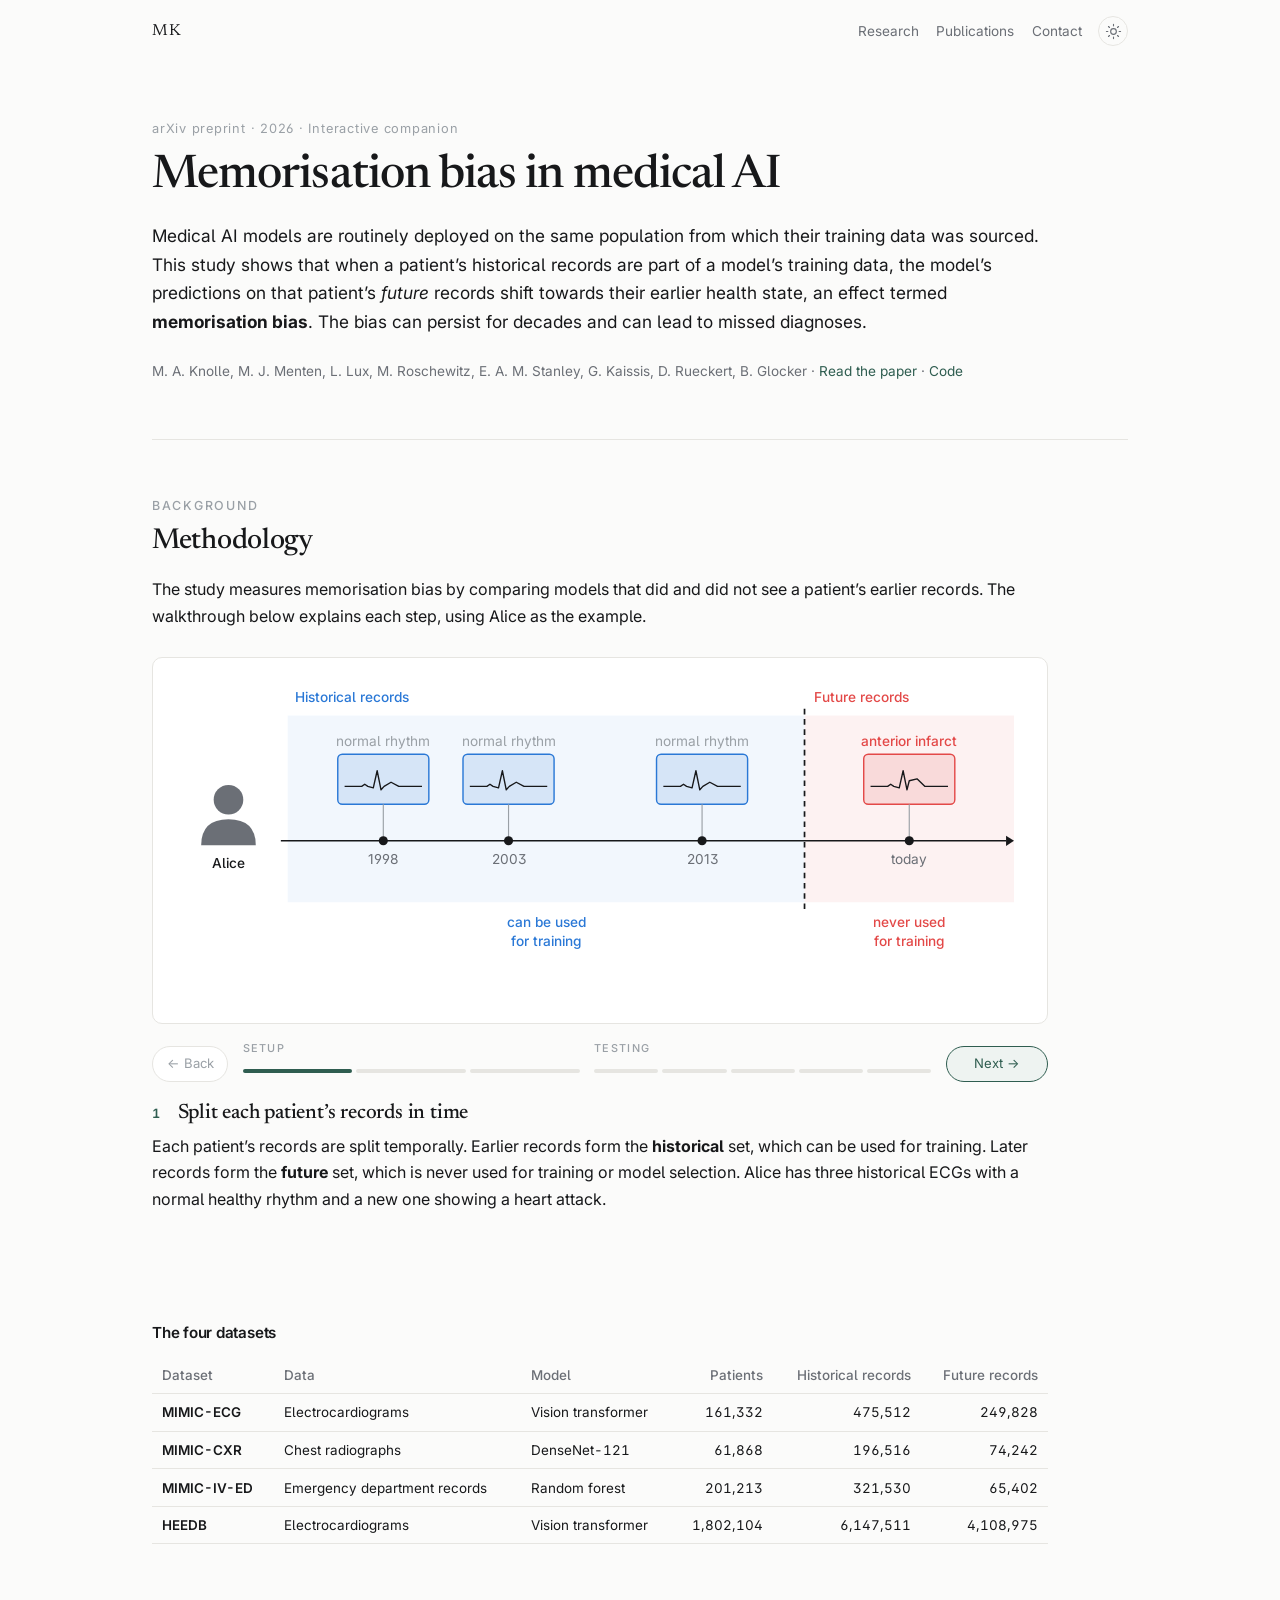
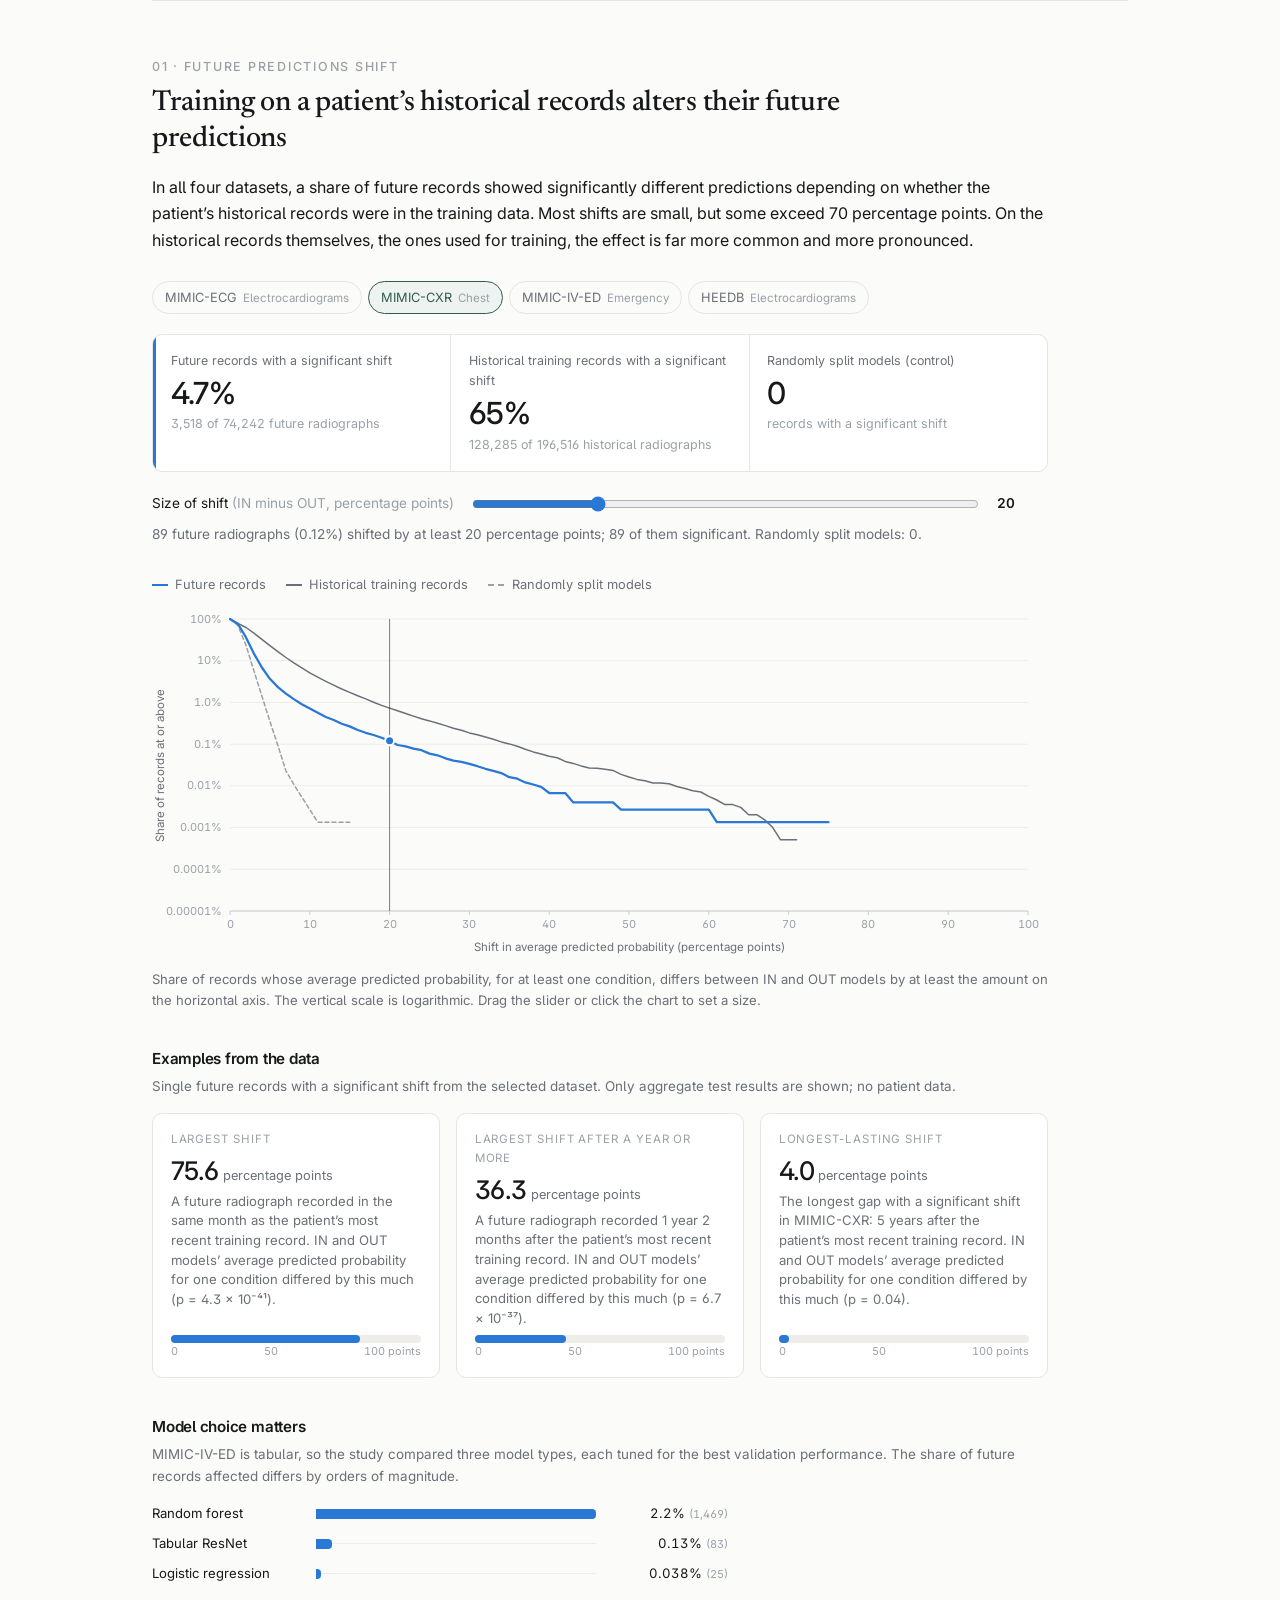
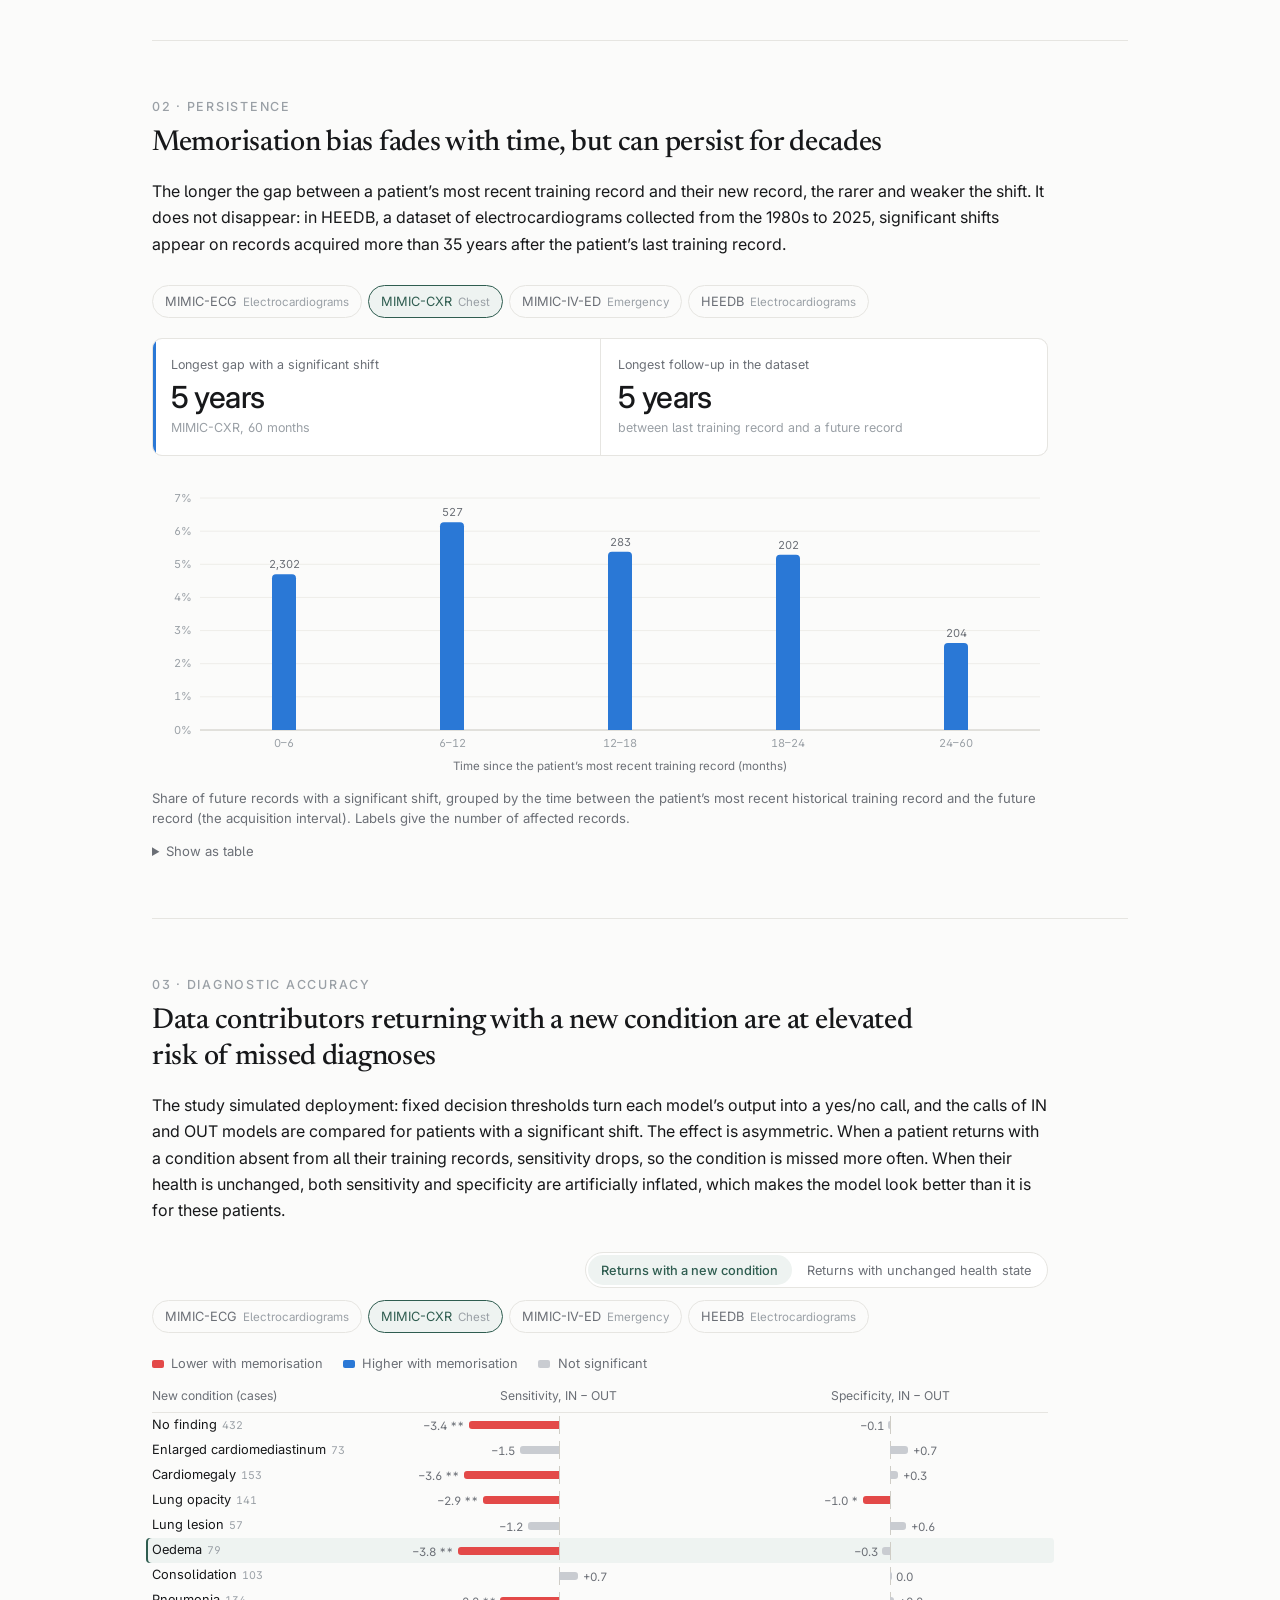
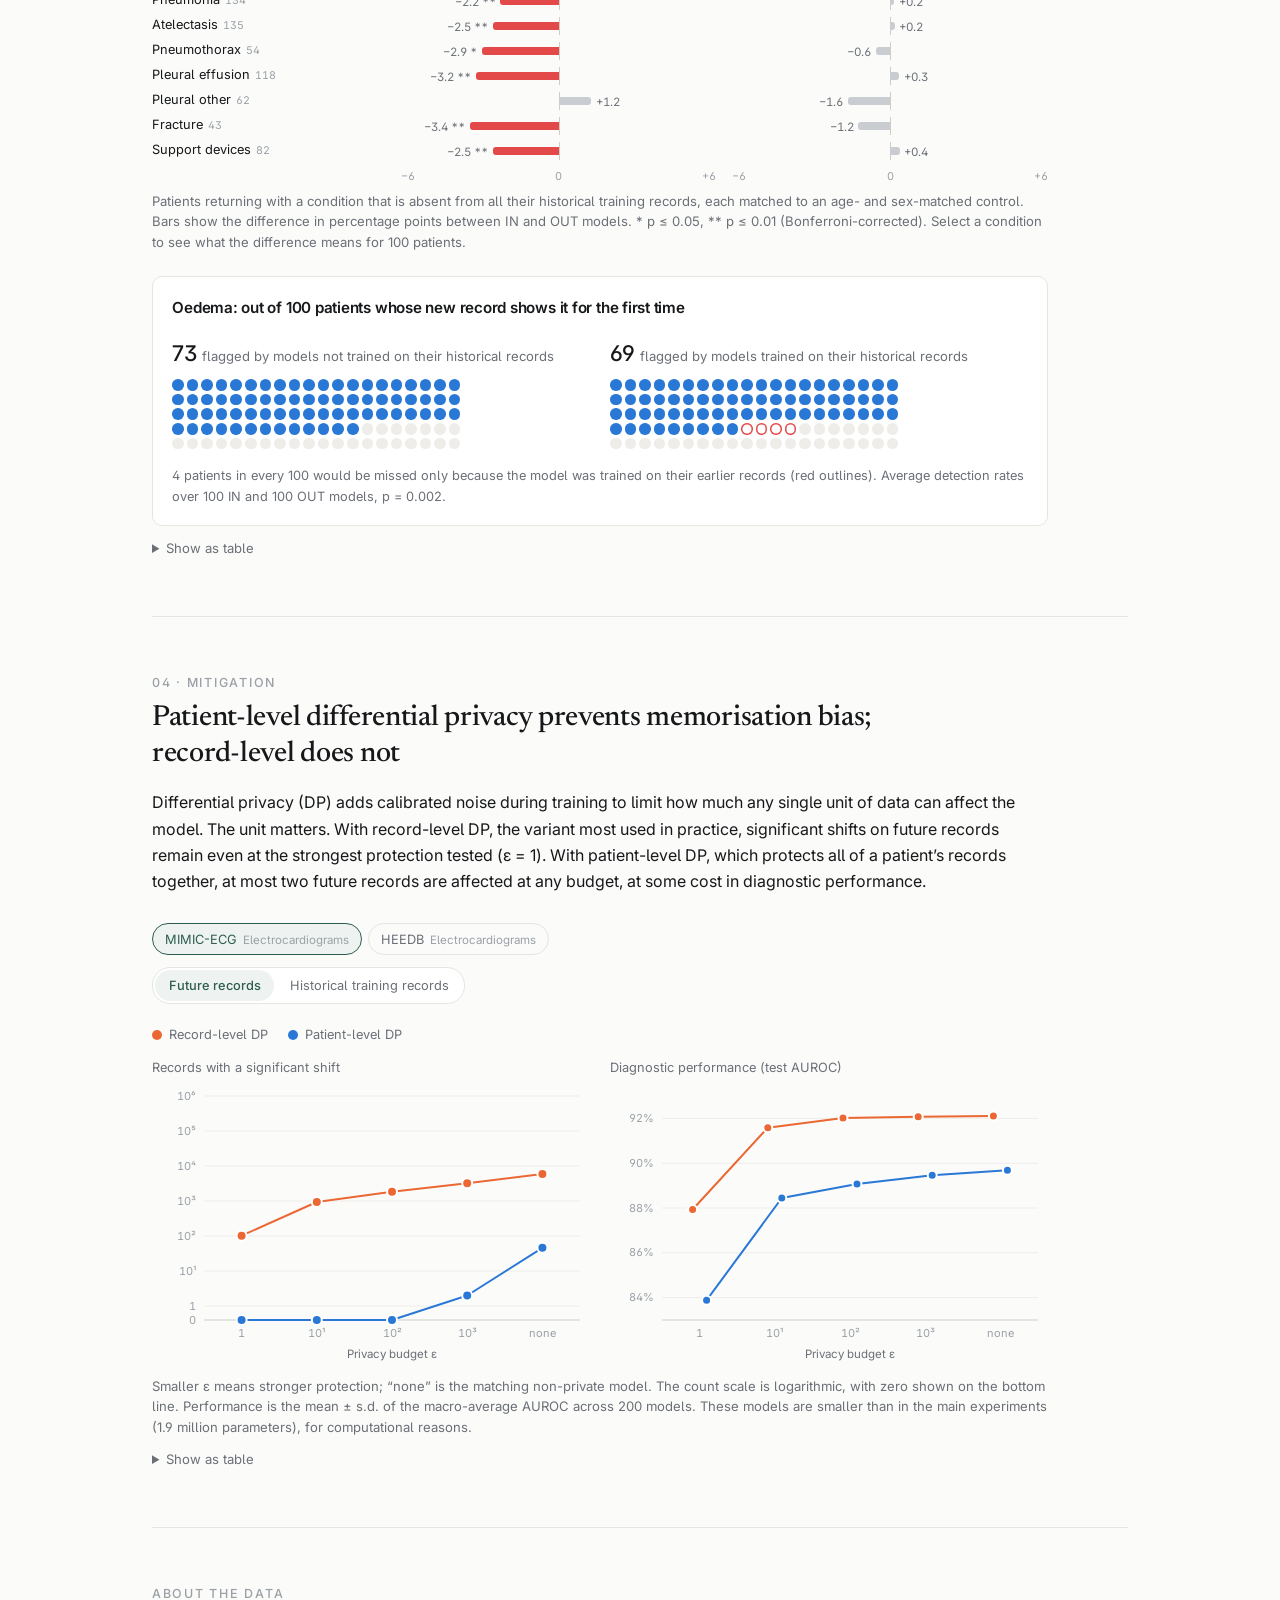
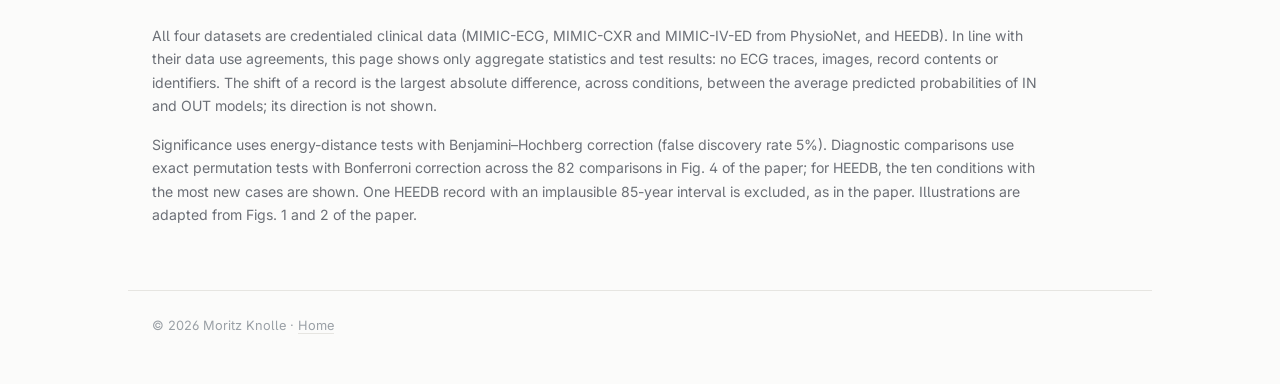
<file: memorisation-bias.html>
<!DOCTYPE html>
<html lang="en">
<head>
<meta charset="utf-8">
<meta name="viewport" content="width=device-width, initial-scale=1">
<title>Memorisation bias in medical AI · Moritz Knolle</title>
<meta name="description" content="Interactive companion to Knolle et al., 2026: when a patient's historical records are part of a model's training data, the model's predictions on that patient's future records shift, sometimes decades later.">
<meta name="author" content="Moritz Knolle">
<link rel="canonical" href="https://moritzknolle.com/memorisation-bias.html">

<meta property="og:type" content="article">
<meta property="og:title" content="Memorisation bias in medical AI">
<meta property="og:description" content="An interactive look at how training on a patient's past records changes predictions on their future ones.">

<link rel="icon" href="data:image/svg+xml,<svg xmlns='http://www.w3.org/2000/svg' viewBox='0 0 100 100'><text y='.9em' font-size='90' font-family='Georgia,serif'>M</text></svg>">
<link rel="preconnect" href="https://fonts.googleapis.com">
<link rel="preconnect" href="https://fonts.gstatic.com" crossorigin>
<link href="https://fonts.googleapis.com/css2?family=Newsreader:opsz,wght@6..72,400;6..72,500&family=Inter:wght@400;450;500;600&display=swap" rel="stylesheet">
<link rel="stylesheet" href="styles.css">
<link rel="stylesheet" href="privacy-risk.css">
<link rel="stylesheet" href="memorisation-bias.css">
</head>
<body>
<a class="skip" href="#main">Skip to content</a>

<header class="topbar">
  <a class="mark" href="index.html">MK</a>
  <nav aria-label="Site">
    <a href="index.html#research">Research</a>
    <a href="index.html#publications">Publications</a>
    <a href="index.html#contact">Contact</a>
  </nav>
  <button id="theme-toggle" type="button" aria-label="Switch colour theme" title="Switch colour theme">
    <svg viewBox="0 0 24 24" aria-hidden="true" width="17" height="17"><path class="sun" d="M12 4V2m0 20v-2m8-8h2M2 12h2m13.66-5.66 1.41-1.41M4.93 19.07l1.41-1.41m0-11.32L4.93 4.93m14.14 14.14-1.41-1.41M12 8a4 4 0 1 0 0 8 4 4 0 0 0 0-8Z"/><path class="moon" d="M20 13.5A8 8 0 1 1 10.5 4a6.5 6.5 0 0 0 9.5 9.5Z"/></svg>
  </button>
</header>

<main id="main" class="story">
  <header class="story-head">
    <p class="kicker">arXiv preprint &middot; 2026 &middot; Interactive companion</p>
    <h1>Memorisation bias in medical&nbsp;AI</h1>
    <p class="lede">
      Medical AI models are routinely deployed on the same population from which their training data was sourced.
      This study shows that when a patient&rsquo;s historical records are part of a model&rsquo;s training data,
      the model&rsquo;s predictions on that patient&rsquo;s <em>future</em> records shift towards their earlier
      health state, an effect termed <strong>memorisation bias</strong>. The bias can persist for decades and
      can lead to missed diagnoses.
    </p>
    <p class="byline">
      M. A. Knolle, M. J. Menten, L. Lux, M. Roschewitz, E. A. M. Stanley, G. Kaissis, D. Rueckert, B. Glocker &middot;
      <a href="https://arxiv.org/abs/2609.17223" rel="noopener">Read the paper</a> &middot;
      <a href="https://github.com/moritzknolle/memorisation_bias" rel="noopener">Code</a>
    </p>
  </header>

  <!-- ------------------------------------------------------ method -->
  <section id="method" aria-labelledby="method-title">
    <p class="step">Background</p>
    <h2 id="method-title" class="finding">Methodology</h2>
    <p>
      The study measures memorisation bias by comparing models that did and did not see a patient&rsquo;s earlier
      records. The walkthrough below explains each step, using Alice as the example.
    </p>

    <div class="walk" id="mb-walk">
      <div class="walk-stage"></div>
      <div class="walk-nav" aria-label="Walkthrough steps" role="group"></div>
      <ol class="walk-steps" aria-live="polite">
        <li data-part="Setup">
          <h3><span class="walk-num">1</span>Split each patient&rsquo;s records in time</h3>
          <p>
            Each patient&rsquo;s records are split temporally. Earlier records form the <strong>historical</strong> set,
            which can be used for training. Later records form the <strong>future</strong> set, which is never used
            for training or model selection. Alice has three historical ECGs with a normal healthy rhythm and a new one
            showing a heart attack.
          </p>
        </li>
        <li data-part="Setup">
          <h3><span class="walk-num">2</span>Train many models on random subsets</h3>
          <p>
            The study trains 200 models, each on the historical records of a random half of the patients. Some models
            see Alice&rsquo;s historical records and some do not. A blue corner marks the ones that do.
          </p>
        </li>
        <li data-part="Setup">
          <h3><span class="walk-num">3</span>Partition the models for each patient</h3>
          <p>
            For each patient, the models fall into two groups: 100 trained on that patient&rsquo;s historical records
            (<strong>IN</strong>) and 100 not trained on them (<strong>OUT</strong>). Apart from this one patient, both
            groups saw equally random data, so any systematic difference between them is due to the patient&rsquo;s
            own records.
          </p>
        </li>
        <li data-part="Testing">
          <h3><span class="walk-num">4</span>Predict on the future record</h3>
          <p>
            Both groups predict on Alice&rsquo;s future ECG, which no model has seen. Here the IN models output a
            lower probability of infarct than the OUT models. The difference between the two average predictions,
            for the condition where it is largest, is the size of the shift. Alice&rsquo;s numbers are illustrative.
          </p>
        </li>
        <li data-part="Testing">
          <h3><span class="walk-num">5</span>Test whether the difference is significant</h3>
          <p>
            An energy-distance test compares the IN and OUT predictions as whole distributions. Shuffling the IN and
            OUT labels shows how large the distance gets by chance alone. Alice&rsquo;s distance lies beyond every
            shuffle. The study uses 100 models per group.
          </p>
        </li>
        <li data-part="Testing">
          <h3><span class="walk-num">6</span>Correct for testing many records</h3>
          <p>
            Each dataset means hundreds of thousands of tests, so some records would pass p&nbsp;&lt;&nbsp;0.05 by
            chance alone, about 5% of those without any shift. The study therefore applies the
            <strong>Benjamini&ndash;Hochberg</strong> correction. It sorts all p-values and compares each one with a
            threshold that rises with its rank, which keeps the expected share of false discoveries among the flagged
            records at 5%. The p-values shown here are illustrative.
          </p>
        </li>
        <li data-part="Testing">
          <h3><span class="walk-num">7</span>Significant shifts across all datasets</h3>
          <p>
            After correction, a small share of future records in each of the four datasets shows a significant shift,
            from 0.6% to 4.7% depending on the dataset.
          </p>
        </li>
        <li data-part="Testing">
          <h3><span class="walk-num">8</span>Check against chance</h3>
          <p>
            As an additional control, the models are split into two random groups that ignore which patients they
            were trained on. Repeating every test with these groups finds no significant records in any dataset, so the
            shifts are due to memorisation and not random predictive variation between models.
          </p>
        </li>
      </ol>
      <noscript>
        <figure class="infographic wide">
          <img src="assets/mb-method.png" width="1586" height="364" loading="lazy"
            alt="Three steps. One: many models are trained on the historical records of random patient subsets. Two: for each patient, the models are split into those trained on that patient's historical records and those not. Three: the two groups' predictions on the patient's unseen future records are compared with a statistical test.">
        </figure>
      </noscript>
    </div>

    <h3 class="sub">The four datasets</h3>
    <div class="table-wrap">
      <table class="data-table" id="datasets-table"></table>
    </div>
  </section>

  <!-- ------------------------------------------------------ finding 1 -->
  <section id="shift" aria-labelledby="shift-title">
    <p class="step">01 &middot; Future predictions shift</p>
    <h2 id="shift-title" class="finding">Training on a patient&rsquo;s historical records alters their future predictions</h2>
    <p>
      In all four datasets, a share of future records showed significantly different predictions depending on whether
      the patient&rsquo;s historical records were in the training data. Most shifts are small, but some exceed 70
      percentage points. On the historical records themselves, the ones used for training, the effect is far more common
      and more pronounced.
    </p>

    <div class="controls" role="group" aria-label="Choose a dataset">
      <div class="chips" data-dataset-chips></div>
    </div>

    <div class="stats" aria-live="polite">
      <div class="stat stat-accent">
        <p class="stat-label">Future records with a significant shift</p>
        <p class="stat-value" id="s-future">&ndash;</p>
        <p class="stat-note" id="s-future-note">&nbsp;</p>
      </div>
      <div class="stat">
        <p class="stat-label">Historical training records with a significant shift</p>
        <p class="stat-value" id="s-hist">&ndash;</p>
        <p class="stat-note" id="s-hist-note">&nbsp;</p>
      </div>
      <div class="stat">
        <p class="stat-label">Randomly split models (control)</p>
        <p class="stat-value" id="s-random">&ndash;</p>
        <p class="stat-note">records with a significant shift</p>
      </div>
    </div>

    <div class="threshold">
      <label for="es-threshold">Size of shift <span class="muted">(IN minus OUT, percentage points)</span></label>
      <input id="es-threshold" type="range" min="1" max="80" step="1" value="20">
      <output for="es-threshold" id="es-threshold-out">20</output>
    </div>

    <figure class="viz">
      <div class="legend" aria-hidden="true">
        <span><i class="key line"></i>Future records</span>
        <span><i class="key line muted-line"></i>Historical training records</span>
        <span><i class="key line dashed"></i>Randomly split models</span>
      </div>
      <div class="viz-plot" id="shift-chart" role="img" aria-label="Share of records whose predictions shifted by at least a given amount, for future records, historical training records and randomly split models."></div>
      <figcaption id="shift-caption">
        Share of records whose average predicted probability, for at least one condition, differs between IN and OUT models by at least
        the amount on the horizontal axis. The vertical scale is logarithmic. Drag the slider or click the chart to set a size.
      </figcaption>
    </figure>

    <h3 class="sub">Examples from the data</h3>
    <p class="sub-note">Single future records with a significant shift from the selected dataset. Only aggregate test results are shown; no patient data.</p>
    <div class="examples" id="examples"></div>

    <div class="aside-block">
      <h3 class="sub">Model choice matters</h3>
      <p class="sub-note">MIMIC-IV-ED is tabular, so the study compared three model types, each tuned for the best validation performance. The share of future records affected differs by orders of magnitude.</p>
      <div class="hbars" id="arch-bars"></div>
    </div>
  </section>

  <!-- ------------------------------------------------------ finding 2 -->
  <section id="persistence" aria-labelledby="persistence-title">
    <p class="step">02 &middot; Persistence</p>
    <h2 id="persistence-title" class="finding">Memorisation bias fades with time, but can persist for decades</h2>
    <p>
      The longer the gap between a patient&rsquo;s most recent training record and their new record, the rarer and
      weaker the shift. It does not disappear: in HEEDB, a dataset of electrocardiograms collected from the 1980s to 2025,
      significant shifts appear on records acquired more than 35 years after the patient&rsquo;s last training record.
    </p>

    <div class="controls" role="group" aria-label="Choose a dataset">
      <div class="chips" data-dataset-chips></div>
    </div>

    <div class="stats compact" aria-live="polite">
      <div class="stat stat-accent">
        <p class="stat-label">Longest gap with a significant shift</p>
        <p class="stat-value" id="s-longest">&ndash;</p>
        <p class="stat-note" id="s-longest-note">&nbsp;</p>
      </div>
      <div class="stat">
        <p class="stat-label">Longest follow-up in the dataset</p>
        <p class="stat-value" id="s-followup">&ndash;</p>
        <p class="stat-note">between last training record and a future record</p>
      </div>
    </div>

    <figure class="viz">
      <div class="viz-plot" id="bins-chart" role="img" aria-label="Share of future records with a significant shift, by time since the patient's most recent training record."></div>
      <figcaption>
        Share of future records with a significant shift, grouped by the time between the patient&rsquo;s most recent historical
        training record and the future record (the acquisition interval). Labels give the number of affected records.
      </figcaption>
      <details class="table-view">
        <summary>Show as table</summary>
        <div class="table-wrap"><table id="bins-table"></table></div>
      </details>
    </figure>
  </section>

  <!-- ------------------------------------------------------ finding 3 -->
  <section id="diagnosis" aria-labelledby="diagnosis-title">
    <p class="step">03 &middot; Diagnostic accuracy</p>
    <h2 id="diagnosis-title" class="finding">Data contributors returning with a new condition are at elevated risk of missed diagnoses</h2>
    <p>
      The study simulated deployment: fixed decision thresholds turn each model&rsquo;s output into a yes/no call, and the
      calls of IN and OUT models are compared for patients with a significant shift. The effect is asymmetric. When a
      patient returns with a condition absent from all their training records, sensitivity drops, so the condition is
      missed more often. When their health is unchanged, both sensitivity and specificity are artificially inflated,
      which makes the model look better than it is for these patients.
    </p>

    <div class="controls stacked">
      <div class="segmented" role="radiogroup" aria-label="Scenario">
        <button type="button" role="radio" data-scenario="denovo" aria-checked="true">Returns with a new condition</button>
        <button type="button" role="radio" data-scenario="unchanged" aria-checked="false">Returns with unchanged health state</button>
      </div>
      <div class="chips" data-dataset-chips role="group" aria-label="Choose a dataset"></div>
    </div>

    <figure class="viz">
      <div class="legend" aria-hidden="true">
        <span><i class="key bar under"></i>Lower with memorisation</span>
        <span><i class="key bar over"></i>Higher with memorisation</span>
        <span><i class="key bar faint"></i>Not significant</span>
      </div>
      <div class="diag" id="diag"></div>
      <figcaption id="diag-caption">&nbsp;</figcaption>
    </figure>

    <div class="icon-compare" id="icon-compare" aria-live="polite"></div>

    <details class="table-view">
      <summary>Show as table</summary>
      <div class="table-wrap"><table id="diag-table"></table></div>
    </details>
  </section>

  <!-- ------------------------------------------------------ finding 4 -->
  <section id="privacy" aria-labelledby="privacy-title">
    <p class="step">04 &middot; Mitigation</p>
    <h2 id="privacy-title" class="finding">Patient-level differential privacy prevents memorisation bias; record-level does not</h2>
    <p>
      Differential privacy (DP) adds calibrated noise during training to limit how much any single unit of data can
      affect the model. The unit matters. With record-level DP, the variant most used in practice, significant shifts
      on future records remain even at the strongest protection tested (&epsilon;&nbsp;=&nbsp;1). With patient-level DP,
      which protects all of a patient&rsquo;s records together, at most two future records are affected at any budget,
      at some cost in diagnostic performance.
    </p>

    <div class="controls stacked">
      <div class="chips" id="dp-chips" role="group" aria-label="Choose a dataset"></div>
      <div class="segmented" role="radiogroup" aria-label="Records">
        <button type="button" role="radio" data-dp-set="future" aria-checked="true">Future records</button>
        <button type="button" role="radio" data-dp-set="historical" aria-checked="false">Historical training records</button>
      </div>
    </div>

    <figure class="viz">
      <div class="legend" aria-hidden="true">
        <span><i class="key dot record"></i>Record-level DP</span>
        <span><i class="key dot patient"></i>Patient-level DP</span>
      </div>
      <div class="dp-grid">
        <div>
          <p class="panel-title">Records with a significant shift</p>
          <div class="viz-plot" id="dp-count" role="img" aria-label="Number of records with a significant shift at each privacy budget."></div>
        </div>
        <div>
          <p class="panel-title">Diagnostic performance (test AUROC)</p>
          <div class="viz-plot" id="dp-auroc" role="img" aria-label="Mean test AUROC at each privacy budget."></div>
        </div>
      </div>
      <figcaption>
        Smaller &epsilon; means stronger protection; &ldquo;none&rdquo; is the matching non-private model. The count scale is logarithmic,
        with zero shown on the bottom line. Performance is the mean &plusmn; s.d. of the macro-average AUROC across 200 models.
        These models are smaller than in the main experiments (1.9 million parameters), for computational reasons.
      </figcaption>
      <details class="table-view">
        <summary>Show as table</summary>
        <div class="table-wrap"><table id="dp-table"></table></div>
      </details>
    </figure>
  </section>

  <section id="about-data" class="method" aria-labelledby="about-data-title">
    <h2 id="about-data-title">About the data</h2>
    <p>
      All four datasets are credentialed clinical data (MIMIC-ECG, MIMIC-CXR and MIMIC-IV-ED from PhysioNet, and HEEDB).
      In line with their data use agreements, this page shows only aggregate statistics and test results: no ECG traces,
      images, record contents or identifiers. The shift of a record is the largest absolute difference, across conditions,
      between the average predicted probabilities of IN and OUT models; its direction is not shown.
    </p>
    <p>
      Significance uses energy-distance tests with Benjamini&ndash;Hochberg correction (false discovery rate 5%).
      Diagnostic comparisons use exact permutation tests with Bonferroni correction across the 82 comparisons in Fig.&nbsp;4
      of the paper; for HEEDB, the ten conditions with the most new cases are shown. One HEEDB record with an implausible
      85-year interval is excluded, as in the paper. Illustrations are adapted from Figs.&nbsp;1 and 2 of the paper.
    </p>
  </section>
</main>

<footer>
  <p>&copy; <span id="year"></span> Moritz Knolle &middot; <a href="index.html">Home</a></p>
</footer>

<div class="tooltip" id="tooltip" role="status" hidden></div>

<script src="main.js"></script>
<script src="memorisation-bias-data.js"></script>
<script src="memorisation-bias.js"></script>
<script src="memorisation-bias-intro.js"></script>
</body>
</html>
</file>
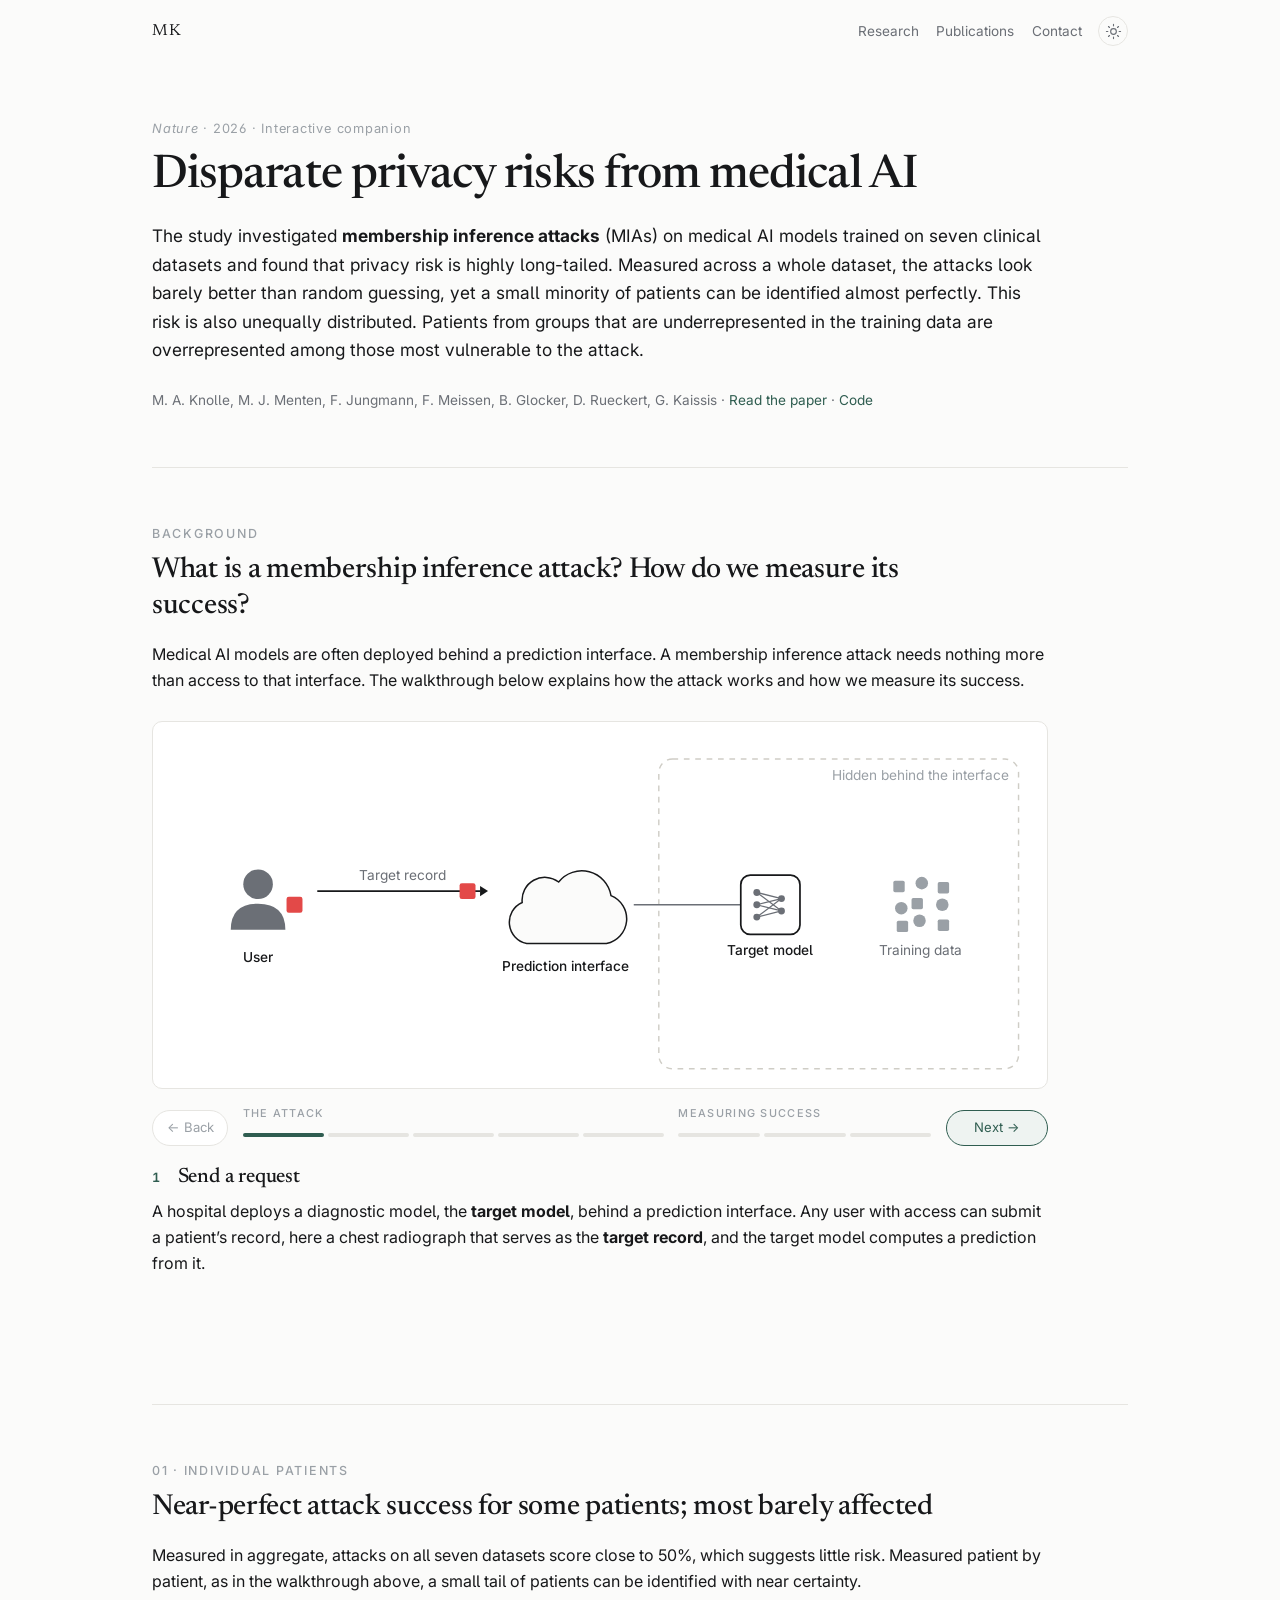
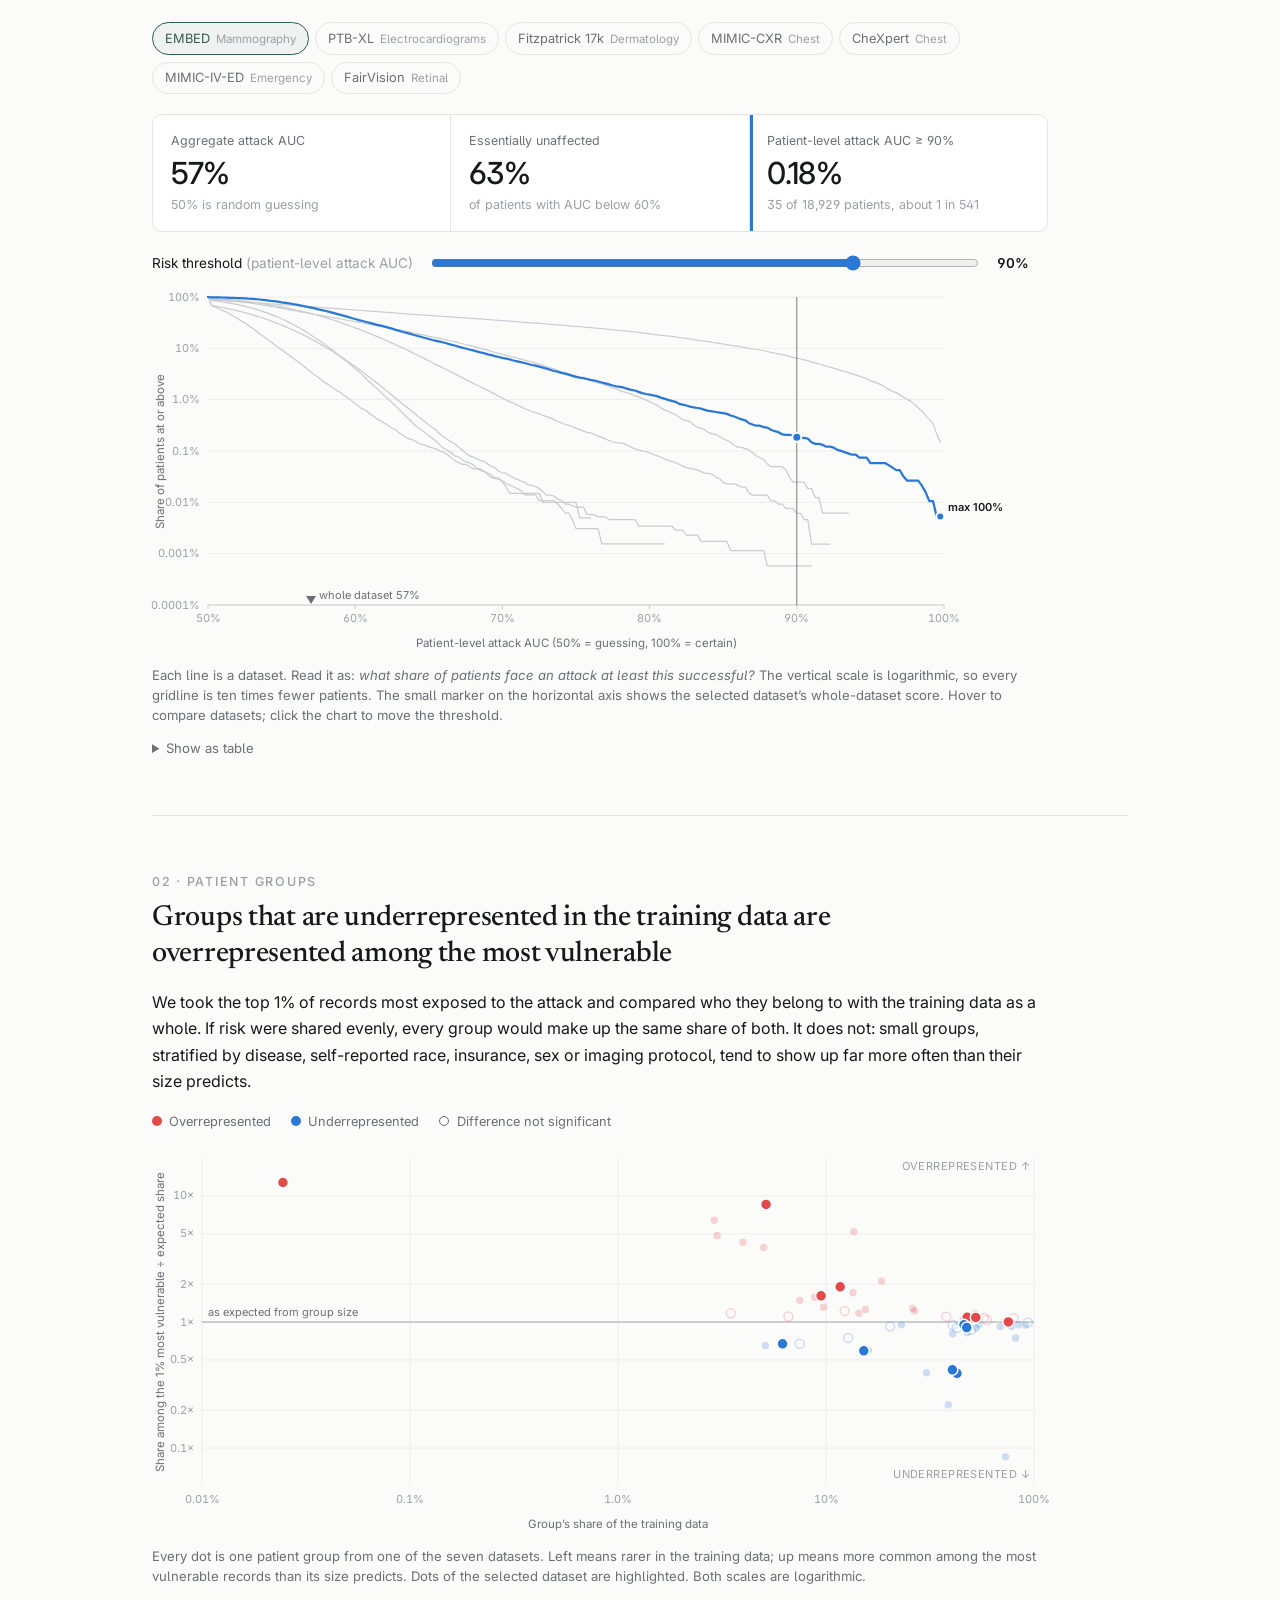
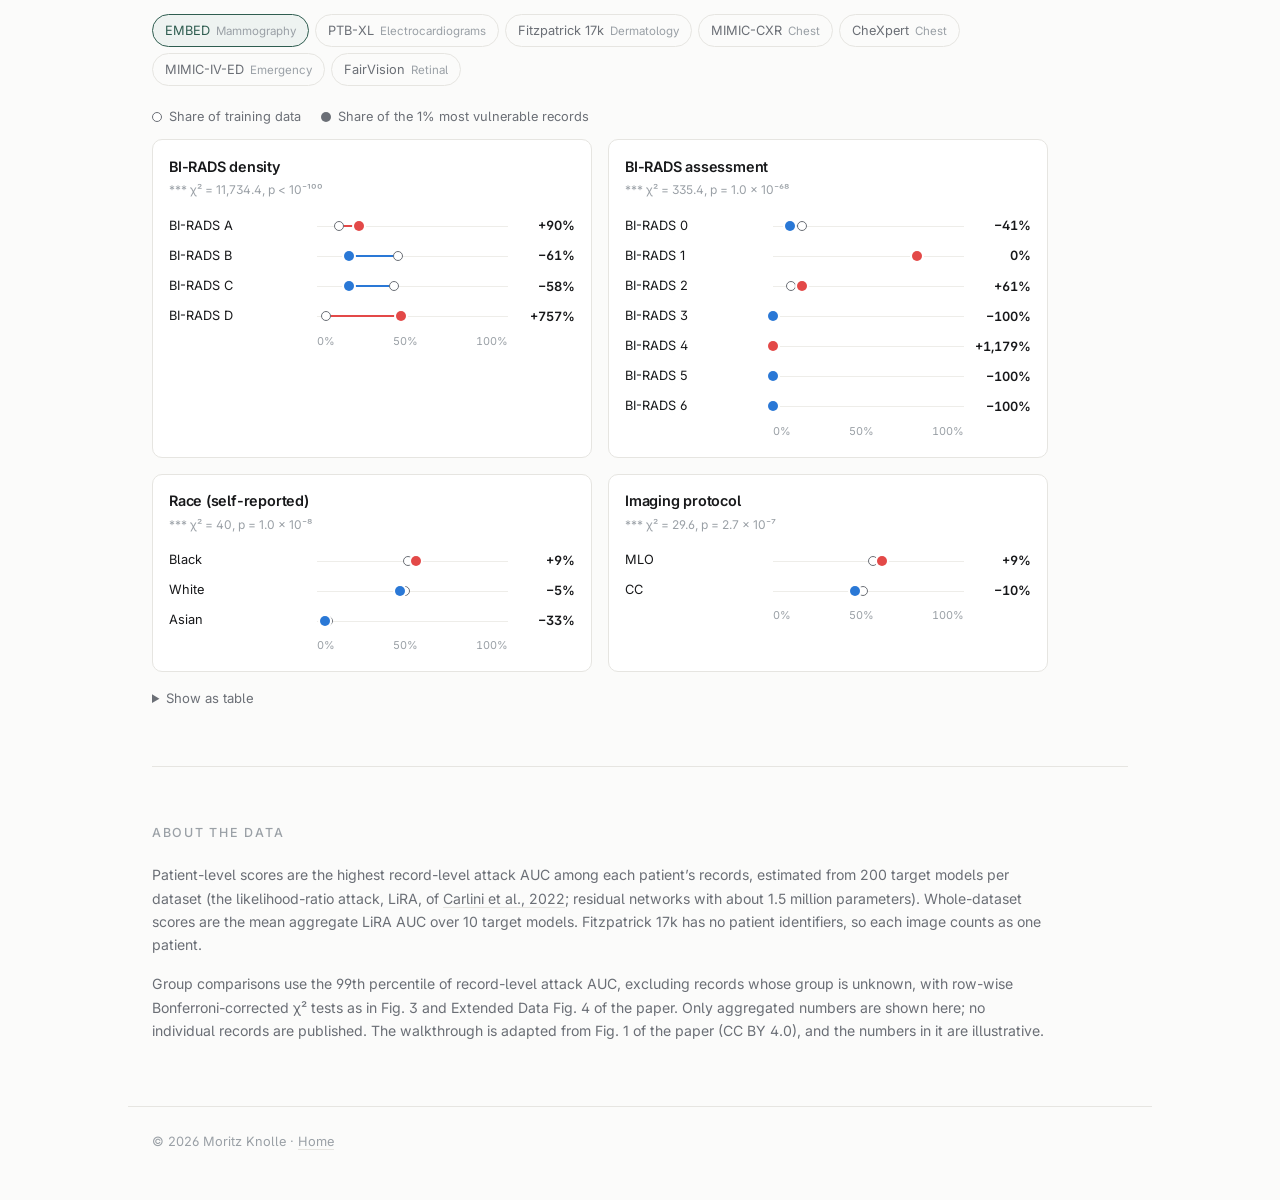
<file: privacy-risk.html>
<!DOCTYPE html>
<html lang="en">
<head>
<meta charset="utf-8">
<meta name="viewport" content="width=device-width, initial-scale=1">
<title>Disparate privacy risks from medical AI · Moritz Knolle</title>
<meta name="description" content="Interactive companion to Knolle et al., Nature 2026: privacy attacks on medical AI succeed almost perfectly for some patients and barely at all for others, and underrepresented groups carry a disproportionate share of the risk.">
<meta name="author" content="Moritz Knolle">
<link rel="canonical" href="https://moritzknolle.com/privacy-risk.html">

<meta property="og:type" content="article">
<meta property="og:title" content="Disparate privacy risks from medical AI">
<meta property="og:description" content="An interactive look at who is exposed when medical AI models are attacked.">

<link rel="icon" href="data:image/svg+xml,<svg xmlns='http://www.w3.org/2000/svg' viewBox='0 0 100 100'><text y='.9em' font-size='90' font-family='Georgia,serif'>M</text></svg>">
<link rel="preconnect" href="https://fonts.googleapis.com">
<link rel="preconnect" href="https://fonts.gstatic.com" crossorigin>
<link href="https://fonts.googleapis.com/css2?family=Newsreader:opsz,wght@6..72,400;6..72,500&family=Inter:wght@400;450;500;600&display=swap" rel="stylesheet">
<link rel="stylesheet" href="styles.css">
<link rel="stylesheet" href="privacy-risk.css">
</head>
<body>
<a class="skip" href="#main">Skip to content</a>

<header class="topbar">
  <a class="mark" href="index.html">MK</a>
  <nav aria-label="Site">
    <a href="index.html#research">Research</a>
    <a href="index.html#publications">Publications</a>
    <a href="index.html#contact">Contact</a>
  </nav>
  <button id="theme-toggle" type="button" aria-label="Switch colour theme" title="Switch colour theme">
    <svg viewBox="0 0 24 24" aria-hidden="true" width="17" height="17"><path class="sun" d="M12 4V2m0 20v-2m8-8h2M2 12h2m13.66-5.66 1.41-1.41M4.93 19.07l1.41-1.41m0-11.32L4.93 4.93m14.14 14.14-1.41-1.41M12 8a4 4 0 1 0 0 8 4 4 0 0 0 0-8Z"/><path class="moon" d="M20 13.5A8 8 0 1 1 10.5 4a6.5 6.5 0 0 0 9.5 9.5Z"/></svg>
  </button>
</header>

<main id="main" class="story">
  <header class="story-head">
    <p class="kicker"><em>Nature</em> &middot; 2026 &middot; Interactive companion</p>
    <h1>Disparate privacy risks from medical&nbsp;AI</h1>
    <p class="lede">
      The study investigated <strong>membership inference attacks</strong> (MIAs) on medical AI models trained on seven
      clinical datasets and found that privacy risk is highly long-tailed. Measured across a whole dataset, the
      attacks look barely better than random guessing, yet a small minority of patients can be identified almost
      perfectly. This risk is also unequally distributed. Patients from groups that are underrepresented in the
      training data are overrepresented among those most vulnerable to the attack.
    </p>
    <p class="byline">
      M. A. Knolle, M. J. Menten, F. Jungmann, F. Meissen, B. Glocker, D. Rueckert, G. Kaissis &middot;
      <a href="https://doi.org/10.1038/s41586-026-10688-0" rel="noopener">Read the paper</a> &middot;
      <a href="https://github.com/moritzknolle/leakoscope" rel="noopener">Code</a>
    </p>
  </header>

  <!-- ------------------------------------------------------ explainer -->
  <section id="attack" aria-labelledby="attack-title">
    <p class="step">Background</p>
    <h2 id="attack-title" class="finding">What is a membership inference attack? How do we measure its success?</h2>
    <p>
      Medical AI models are often deployed behind a prediction interface. A membership inference attack needs
      nothing more than access to that interface. The walkthrough below explains how the attack works and how
      we measure its success.
    </p>

    <div class="walk" id="mia-walk">
      <div class="walk-stage"></div>
      <div class="walk-nav" aria-label="Walkthrough steps" role="group"></div>
      <ol class="walk-steps" aria-live="polite">
        <li data-part="The attack">
          <h3><span class="walk-num">1</span>Send a request</h3>
          <p>
            A hospital deploys a diagnostic model, the <strong>target model</strong>, behind a prediction
            interface. Any user with access can submit a patient&rsquo;s record, here a chest radiograph that serves
            as the <strong>target record</strong>, and the target model computes a prediction from it.
          </p>
        </li>
        <li data-part="The attack">
          <h3><span class="walk-num">2</span>Receive a prediction</h3>
          <p>
            The interface returns the target model&rsquo;s output: a 93% probability of pneumonia. The target model and
            the data it was trained on stay hidden. For an ordinary user, the interaction ends here.
          </p>
        </li>
        <li data-part="The attack">
          <h3><span class="walk-num">3</span>Membership inference</h3>
          <p>
            An untrusted user who holds the target record can put the same output to another use and ask:
            <em>was the target record part of the training data?</em> Put differently, is the target model behind
            the interface model&nbsp;A, trained with the target record, or model&nbsp;B, trained without it? The
            answer alone can be sensitive. If a target model was trained only on patients with cancer, membership
            reveals a diagnosis.
          </p>
        </li>
        <li data-part="The attack">
          <h3><span class="walk-num">4</span>Build a reference</h3>
          <p>
            Models tend to output slightly higher confidence scores for records they were trained on, and the
            difference is often tiny, here about one percentage point. What counts
            as &ldquo;higher&rdquo; differs from record to record, so the attacker trains reference models, half
            with the target record and half without. Split into these two groups, each model outputs a score for
            the target record. The two sets of
            scores form two distributions: one for members, one for non-members.
          </p>
        </li>
        <li data-part="The attack">
          <h3><span class="walk-num">5</span>Make the guess</h3>
          <p>
            The attacker places the target model&rsquo;s output, 93%, against both distributions. It is about
            <span data-walk="lr">7</span> times more likely under the member distribution, so the attack guesses
            <strong>member</strong>. This comparison is a likelihood-ratio test, the idea behind
            <a href="https://arxiv.org/abs/2112.03570" rel="noopener">LiRA</a>, the
            state-of-the-art attack used in the study. One query is enough, and federated learning offers no
            protection because the attack only queries the finished target model.
          </p>
        </li>
        <li data-part="Measuring success">
          <h3><span class="walk-num">6</span>Measuring attack success in aggregate</h3>
          <p>
            Attack success is usually reported <strong>in aggregate</strong>, as one number for the whole dataset.
            One target model is trained on a random 50% subset, and attack scores are computed for every record.
            Higher scores point to membership. Each threshold on these scores flags some records as members and
            gives one point on the ROC curve: the true positive rate (TPR) against the false positive rate (FPR).
          </p>
          <p>
            Sweeping the threshold traces the curve, and the area under it is the aggregate AUC. 50% is random
            guessing and 100% is perfect. Here it is only <span data-walk="agg">58%</span>, so the target model
            looks safe, even though a few highly exposed members are flagged without a single false positive.
          </p>
        </li>
        <li data-part="Measuring success">
          <h3><span class="walk-num">7</span>Measuring attack success for individual records</h3>
          <p>
            Instead, the study measured attack success for each target record separately. It trained 200 target
            models per dataset, each on a random half of the data, so that exactly 100 were trained with any given
            target record and 100 without it. The confidence scores these target models output for the target record
            form two distributions. The record-level MIA AUC measures how well the two are separated: it is the chance
            that a target model trained with the target record outputs a higher score than one trained without it.
            It is 50% if the two distributions overlap completely and 100% if they are fully separated.
          </p>
          <p>
            State-of-the-art attacks such as LiRA
            (<a href="https://arxiv.org/abs/2112.03570" rel="noopener">Carlini et al., 2022</a>) and RMIA
            (<a href="https://arxiv.org/abs/2312.03262" rel="noopener">Zarifzadeh et al., 2024</a>) assume these
            distributions are Gaussian, so the record-level AUC follows from their means &mu; and standard
            deviations &sigma;:
            <math display="block" class="walk-formula">
              <mrow>
                <mtext>AUC</mtext>
                <mo>=</mo>
                <mi mathvariant="normal">&Phi;</mi>
                <mrow>
                  <mo>(</mo>
                  <mfrac>
                    <mrow>
                      <msub class="m-with"><mi>&mu;</mi><mtext>with</mtext></msub>
                      <mo>&minus;</mo>
                      <msub class="m-without"><mi>&mu;</mi><mtext>without</mtext></msub>
                    </mrow>
                    <msqrt>
                      <msubsup class="m-with"><mi>&sigma;</mi><mtext>with</mtext><mn>2</mn></msubsup>
                      <mo>+</mo>
                      <msubsup class="m-without"><mi>&sigma;</mi><mtext>without</mtext><mn>2</mn></msubsup>
                    </msqrt>
                  </mfrac>
                  <mo>)</mo>
                </mrow>
              </mrow>
            </math>
            where &Phi; is the cumulative distribution function of the standard normal distribution.
          </p>
          <p>
            Each grey line is one target record&rsquo;s ROC curve. Most sit near the diagonal, which means random
            guessing, but a few bow sharply towards the top left: for these records, the attack works almost
            perfectly. Select a curve to see the two distributions behind it.
          </p>
          <div class="walk-toggle" role="group" aria-label="Choose a target record">
            <button type="button" class="chip" data-pick="prev">Previous record</button>
            <button type="button" class="chip" data-pick="next">Next record</button>
            <button type="button" class="chip" data-pick="max">Most exposed record</button>
          </div>
          <p class="walk-status" data-walk="record-status"></p>
        </li>
        <li data-part="Measuring success">
          <h3><span class="walk-num">8</span>From record to patient-level risk</h3>
          <p>
            A patient often contributes several records, such as radiographs from different visits. Exposing any
            one of them reveals that the patient was in the training data, so a patient&rsquo;s score is the
            highest score among their records. This patient faces an attack with an AUC of
            <span data-walk="patient">97%</span>, while the whole-dataset number stays at
            <span data-walk="agg">58%</span>. The findings below show how many patients are in this position.
          </p>
        </li>
      </ol>
      <noscript>
        <figure class="infographic">
          <img src="assets/mia-attack.svg" width="1052" height="454" loading="lazy"
            alt="An untrusted user sends one patient's record to a prediction interface and receives a disease probability. Behind the interface sits either model A, trained on a dataset that includes this record, or model B, trained on one that does not.">
        </figure>
        <figure class="infographic">
          <img src="assets/mia-evaluation.svg" width="1052" height="369" loading="lazy"
            alt="Left: the usual evaluation trains one model on a random subset and scores the attack across all members and non-members at once. Right: the study&rsquo;s evaluation scores each record on its own, across many models trained with it and many trained without it.">
        </figure>
      </noscript>
    </div>
  </section>

  <!-- ------------------------------------------------------ finding 1 -->
  <section id="patients" aria-labelledby="patients-title">
    <p class="step">01 &middot; Individual patients</p>
    <h2 id="patients-title" class="finding">Near-perfect attack success for some patients; most barely affected</h2>
    <p>
      Measured in aggregate, attacks on all seven datasets score close to 50%, which suggests little risk.
      Measured patient by patient, as in the walkthrough above, a small tail of patients can be identified
      with near certainty.
    </p>

    <div class="controls" role="group" aria-label="Choose a dataset">
      <div class="chips" data-dataset-chips></div>
    </div>

    <div class="stats" aria-live="polite">
      <div class="stat">
        <p class="stat-label">Aggregate attack AUC</p>
        <p class="stat-value" id="s-agg">&ndash;</p>
        <p class="stat-note">50% is random guessing</p>
      </div>
      <div class="stat">
        <p class="stat-label">Essentially unaffected</p>
        <p class="stat-value" id="s-low">&ndash;</p>
        <p class="stat-note">of patients with AUC below 60%</p>
      </div>
      <div class="stat stat-accent">
        <p class="stat-label" id="s-high-label">At or above the threshold</p>
        <p class="stat-value" id="s-high">&ndash;</p>
        <p class="stat-note" id="s-high-note">&nbsp;</p>
      </div>
    </div>

    <div class="threshold">
      <label for="threshold">Risk threshold <span class="muted">(patient-level attack AUC)</span></label>
      <input id="threshold" type="range" min="0.6" max="1" step="0.0025" value="0.9">
      <output for="threshold" id="threshold-out">90%</output>
    </div>

    <figure class="viz">
      <div class="viz-plot" id="esf" role="img" aria-label="Share of patients at or above each attack AUC, for seven datasets, on a logarithmic scale."></div>
      <figcaption>
        Each line is a dataset. Read it as: <em>what share of patients face an attack at least this successful?</em>
        The vertical scale is logarithmic, so every gridline is ten times fewer patients.
        The small marker on the horizontal axis shows the selected dataset&rsquo;s whole-dataset score.
        Hover to compare datasets; click the chart to move the threshold.
      </figcaption>
      <details class="table-view">
        <summary>Show as table</summary>
        <div class="table-wrap"><table id="esf-table"></table></div>
      </details>
    </figure>
  </section>

  <!-- ------------------------------------------------------ finding 2 -->
  <section id="groups" aria-labelledby="groups-title">
    <p class="step">02 &middot; Patient groups</p>
    <h2 id="groups-title" class="finding">Groups that are underrepresented in the training data are overrepresented among the most vulnerable</h2>
    <p>
      We took the top 1% of records most exposed to the attack and compared who they belong to with the
      training data as a whole. If risk were shared evenly, every group would make up the same share
      of both. It does not: small groups, stratified by disease, self-reported race, insurance, sex or
      imaging protocol, tend to show up far more often than their size predicts.
    </p>

    <figure class="viz">
      <div class="legend" aria-hidden="true">
        <span><i class="key dot over"></i>Overrepresented</span>
        <span><i class="key dot under"></i>Underrepresented</span>
        <span><i class="key dot hollow"></i>Difference not significant</span>
      </div>
      <div class="viz-plot" id="scatter" role="img" aria-label="Scatter plot of every patient group: share of the training data against how over- or underrepresented the group is among the 1% most vulnerable records."></div>
      <figcaption>
        Every dot is one patient group from one of the seven datasets. Left means rarer in the training data;
        up means more common among the most vulnerable records than its size predicts. Dots of the selected
        dataset are highlighted. Both scales are logarithmic.
      </figcaption>
    </figure>

    <div class="controls" role="group" aria-label="Choose a dataset">
      <div class="chips" data-dataset-chips></div>
    </div>

    <div class="legend" aria-hidden="true">
      <span><i class="key ring"></i>Share of training data</span>
      <span><i class="key dot neutral"></i>Share of the 1% most vulnerable records</span>
    </div>
    <div class="panels" id="panels"></div>
    <details class="table-view">
      <summary>Show as table</summary>
      <div class="table-wrap"><table id="groups-table"></table></div>
    </details>
  </section>

  <section id="method" class="method" aria-labelledby="method-title">
    <h2 id="method-title">About the data</h2>
    <p>
      Patient-level scores are the highest record-level attack AUC among each patient&rsquo;s records, estimated from
      200 target models per dataset (the likelihood-ratio attack, LiRA, of
      <a href="https://arxiv.org/abs/2112.03570" rel="noopener">Carlini et al., 2022</a>; residual networks with
      about 1.5 million parameters).
      Whole-dataset scores are the mean aggregate LiRA AUC over 10 target models. Fitzpatrick 17k has no patient
      identifiers, so each image counts as one patient.
    </p>
    <p>
      Group comparisons use the 99th percentile of record-level attack AUC, excluding records whose group is
      unknown, with row-wise Bonferroni-corrected &chi;&sup2; tests as in Fig.&nbsp;3 and Extended Data Fig.&nbsp;4 of the paper.
      Only aggregated numbers are shown here; no individual records are published. The walkthrough is adapted
      from Fig.&nbsp;1 of the paper (CC&nbsp;BY&nbsp;4.0), and the numbers in it are illustrative.
    </p>
  </section>
</main>

<footer>
  <p>&copy; <span id="year"></span> Moritz Knolle &middot; <a href="index.html">Home</a></p>
</footer>

<div class="tooltip" id="tooltip" role="status" hidden></div>

<script src="main.js"></script>
<script src="privacy-risk-data.js"></script>
<script src="privacy-risk.js"></script>
<script src="privacy-risk-intro.js"></script>
</body>
</html>
</file>
<file: styles.css>
/* ------------------------------------------------------------------ tokens */
:root {
  --bg:        #fbfbfa;
  --surface:   #ffffff;
  --text:      #17181a;
  --muted:     #6b6f76;
  --faint:     #9aa0a6;
  --rule:      #e6e5e1;
  --accent:    #2f5d50;
  --accent-bg: #eef3f1;
  --intro-dot: #9aa0a6;   /* data art on the homepage (data-art.js) */
  --intro-red: #e34948;
  --intro-flash: #e34948;   /* white would vanish on the light background */

  --serif: "Newsreader", Georgia, "Times New Roman", serif;
  --sans: "Inter", -apple-system, BlinkMacSystemFont, "Segoe UI", Helvetica, Arial, sans-serif;

  --measure: 64rem;
  --prose: 56rem;   /* cap for running text on the interactive pages */
  --gutter: 1.5rem;
}

:root[data-theme="dark"],
:root:not([data-theme="light"]) {
  color-scheme: light;
}

@media (prefers-color-scheme: dark) {
  :root:not([data-theme="light"]) {
    --bg:        #0e0f11;
    --surface:   #16181b;
    --text:      #e9e8e4;
    --muted:     #9ba0a7;
    --faint:     #6e747c;
    --rule:      #26292e;
    --accent:    #7fc0ac;
    --accent-bg: #16211e;
    --intro-dot: #8a9099;
    --intro-red: #e66767;
    --intro-flash: #ffffff;
    color-scheme: dark;
  }
}

:root[data-theme="dark"] {
  --bg:        #0e0f11;
  --surface:   #16181b;
  --text:      #e9e8e4;
  --muted:     #9ba0a7;
  --faint:     #6e747c;
  --rule:      #26292e;
  --accent:    #7fc0ac;
  --accent-bg: #16211e;
  --intro-dot: #8a9099;
  --intro-red: #e66767;
  --intro-flash: #ffffff;
  color-scheme: dark;
}

/* ------------------------------------------------------------------- base */
*, *::before, *::after { box-sizing: border-box; }

html { -webkit-text-size-adjust: 100%; }

body {
  margin: 0;
  background: var(--bg);
  color: var(--text);
  font-family: var(--sans);
  font-size: 16px;
  line-height: 1.65;
  font-feature-settings: "cv05", "ss01";
  -webkit-font-smoothing: antialiased;
}

a {
  color: inherit;
  text-decoration: none;
  border-bottom: 1px solid var(--rule);
  transition: border-color .15s ease, color .15s ease;
}
a:hover { color: var(--accent); border-bottom-color: var(--accent); }
a:focus-visible,
button:focus-visible {
  outline: 2px solid var(--accent);
  outline-offset: 3px;
  border-radius: 2px;
}

h1, h2, h3 { font-weight: 500; letter-spacing: -0.015em; }

.skip {
  position: absolute;
  left: -9999px;
}
.skip:focus {
  left: var(--gutter);
  top: .75rem;
  z-index: 10;
  background: var(--surface);
  padding: .5rem .75rem;
  border: 1px solid var(--rule);
}

/* ----------------------------------------------------------------- topbar */
.topbar {
  position: sticky;
  top: 0;
  z-index: 5;
  display: flex;
  align-items: center;
  gap: 1rem;
  max-width: var(--measure);
  margin: 0 auto;
  padding: 1rem var(--gutter);
  background: color-mix(in srgb, var(--bg) 88%, transparent);
  backdrop-filter: saturate(160%) blur(10px);
}

.mark {
  font-family: var(--serif);
  font-size: 1rem;
  letter-spacing: .08em;
  border: 0;
  color: var(--text);
}

.topbar nav {
  display: flex;
  gap: 1.1rem;
  margin-left: auto;
  font-size: .85rem;
  color: var(--muted);
}
.topbar nav a { border: 0; color: var(--muted); }
.topbar nav a:hover { color: var(--text); }

#theme-toggle {
  display: grid;
  place-items: center;
  width: 30px;
  height: 30px;
  padding: 0;
  border: 1px solid var(--rule);
  border-radius: 999px;
  background: transparent;
  color: var(--muted);
  cursor: pointer;
  transition: color .15s ease, border-color .15s ease;
}
#theme-toggle:hover { color: var(--text); border-color: var(--faint); }
#theme-toggle svg { fill: none; stroke: currentColor; stroke-width: 1.6; stroke-linecap: round; stroke-linejoin: round; }
#theme-toggle .moon { display: none; }
:root[data-theme="dark"] #theme-toggle .sun { display: none; }
:root[data-theme="dark"] #theme-toggle .moon { display: block; }
@media (prefers-color-scheme: dark) {
  :root:not([data-theme="light"]) #theme-toggle .sun { display: none; }
  :root:not([data-theme="light"]) #theme-toggle .moon { display: block; }
}

/* ------------------------------------------------------------------ layout */
main {
  max-width: var(--measure);
  margin: 0 auto;
  padding: 2rem var(--gutter) 4rem;
}

section + section {
  margin-top: 3.5rem;
  padding-top: 3.5rem;
  border-top: 1px solid var(--rule);
}

section > h2,
.pub-head h2 {
  margin: 0 0 1.25rem;
  font-size: .78rem;
  font-weight: 500;
  letter-spacing: .14em;
  text-transform: uppercase;
  color: var(--faint);
}

p { margin: 0 0 1rem; }
p:last-child { margin-bottom: 0; }

/* -------------------------------------------------------------------- hero */
.hero {
  display: flex;
  align-items: flex-start;
  gap: 2rem;
  padding-top: 1.5rem;
}
.hero-text { flex: 1 1 auto; min-width: 0; }

.hero h1 {
  font-family: var(--serif);
  font-size: clamp(2.1rem, 6vw, 2.9rem);
  line-height: 1.1;
  margin: 0 0 .5rem;
  letter-spacing: -0.02em;
}

.role {
  margin: 0 0 1.25rem;
  font-size: .92rem;
  color: var(--muted);
}

.lede {
  font-size: 1.08rem;
  line-height: 1.65;
  margin-bottom: 1.5rem;
}

.links {
  display: flex;
  flex-wrap: wrap;
  gap: .4rem 1rem;
  margin: 0;
  padding: 0;
  list-style: none;
}
.links a { display: inline-flex; padding: .2rem; color: var(--muted); border: 0; }
.links a:hover { color: var(--accent); }
.links svg { width: 20px; height: 20px; fill: currentColor; }
.links svg.stroke { fill: none; stroke: currentColor; stroke-width: 1.8; stroke-linecap: round; stroke-linejoin: round; }

.portrait {
  flex: 0 0 auto;
  width: 116px;
  height: 116px;
  border-radius: 50%;
  overflow: hidden;
  background: var(--accent-bg);
  border: 1px solid var(--rule);
}
.portrait img { width: 100%; height: 100%; object-fit: cover; display: block; }
.portrait.empty { display: none; }

/* ------------------------------------------------------------------ topics */
.topics {
  display: grid;
  gap: 1.75rem;
}
.topics h3 {
  display: flex;
  align-items: center;
  gap: .55rem;
  margin: 0 0 .35rem;
  font-size: .98rem;
  font-weight: 600;
}
.topic-icon {
  flex: none;
  width: 18px;
  height: 18px;
  fill: none;
  stroke: var(--accent);
  stroke-width: 1.6;
  stroke-linecap: round;
  stroke-linejoin: round;
}
.topics p {
  margin: 0;
  color: var(--muted);
  font-size: .94rem;
}
.topics .topic-link { margin-top: .5rem; font-size: .88rem; }
.topics .topic-link a { color: var(--accent); border-bottom-color: transparent; }
.topics .topic-link a:hover { border-bottom-color: var(--accent); }

/* ------------------------------------------------------------ publications */
.pub-head {
  display: flex;
  align-items: baseline;
  justify-content: space-between;
  gap: 1rem;
}
.pub-head h2 { margin-bottom: .5rem; }

.filters { display: flex; gap: .35rem; }
.filters button {
  font: inherit;
  font-size: .78rem;
  padding: .18rem .6rem;
  border: 1px solid var(--rule);
  border-radius: 999px;
  background: transparent;
  color: var(--muted);
  cursor: pointer;
  transition: all .15s ease;
}
.filters button:hover { color: var(--text); border-color: var(--faint); }
.filters button.active {
  color: var(--accent);
  border-color: var(--accent);
  background: var(--accent-bg);
}

.note {
  font-size: .82rem;
  color: var(--faint);
  margin-bottom: 1.75rem;
}
.note a { border-bottom-color: var(--rule); }

.year-group { margin-bottom: 2.25rem; }
.year-group:last-child { margin-bottom: 0; }

.year-label {
  font-size: .8rem;
  font-weight: 500;
  color: var(--faint);
  letter-spacing: .06em;
  font-variant-numeric: tabular-nums;
  margin: 0 0 .9rem;
}

.pub {
  margin-bottom: 1.4rem;
  animation: rise .25s ease both;
}
.pub:last-child { margin-bottom: 0; }

.pub-title {
  margin: 0 0 .2rem;
  font-size: 1rem;
  font-weight: 500;
  line-height: 1.45;
}
.pub-authors {
  margin: 0;
  font-size: .87rem;
  color: var(--muted);
  line-height: 1.5;
}
.pub-authors .me { color: var(--text); font-weight: 600; }
.pub-meta {
  margin: .2rem 0 0;
  font-size: .85rem;
  color: var(--faint);
}
.pub-meta em { font-style: italic; }
.pub-meta .sep { margin: 0 .5rem; opacity: .5; }
.pub-meta a {
  color: var(--accent);
  border-bottom-color: transparent;
}
.pub-meta a:hover { border-bottom-color: var(--accent); }

@keyframes rise {
  from { opacity: 0; transform: translateY(4px); }
  to   { opacity: 1; transform: none; }
}
@media (prefers-reduced-motion: reduce) {
  * { animation: none !important; transition: none !important; }
}

/* ------------------------------------------------------------------ footer */
footer {
  max-width: var(--measure);
  margin: 0 auto;
  padding: 1.5rem var(--gutter) 3rem;
  font-size: .8rem;
  color: var(--faint);
  border-top: 1px solid var(--rule);
}

/* ------------------------------------------------------------------ mobile */
@media (max-width: 600px) {
  .hero { flex-direction: column-reverse; align-items: flex-start; gap: 1.25rem; }
  .portrait { width: 84px; height: 84px; }
  .topbar nav { gap: .85rem; font-size: .8rem; }
  .pub-head { flex-direction: column; align-items: flex-start; gap: .25rem; }
}

/* ------------------------------------------------------------ data art */
/* Homepage background (data-art.js): a fixed canvas behind the content, drawn
   in the --intro-* colours. It is as tall as the largest viewport, so it still
   covers the screen when a phone's address bar hides. */
.dataart {
  position: fixed;
  top: 0;
  left: 0;
  width: 100%;
  height: 100vh;
  height: 100lvh;
  z-index: -1;
  pointer-events: none;
}

/* Empty space above the homepage hero, so the data art has the first
   screen to itself with the name just below it (set by the head script). */
html.art-hero .hero { padding-top: 60vh; padding-top: 60svh; }
</file>
<file: privacy-risk.css>
/* Interactive companion page for "Disparate privacy risks from medical AI".
   Builds on the tokens in styles.css; only chart colours are added here. */

/* ------------------------------------------------------------ chart tokens */
:root {
  --under:     #2a78d6;   /* validated blue: underrepresented / selected dataset */
  --over:      #e34948;   /* validated red: overrepresented */
  --context:   #c9ccd1;   /* unselected series */
  --grid:      #eeede9;
  --axis:      #cfcdc6;
}
@media (prefers-color-scheme: dark) {
  :root:not([data-theme="light"]) {
    --under:   #3987e5;
    --over:    #e66767;
    --context: #3b4047;
    --grid:    #1f2226;
    --axis:    #33373d;
  }
}
:root[data-theme="dark"] {
  --under:   #3987e5;
  --over:    #e66767;
  --context: #3b4047;
  --grid:    #1f2226;
  --axis:    #33373d;
}

/* ---------------------------------------------------------------- layout */
.story-head { padding-top: 1.5rem; }
.kicker {
  margin: 0 0 .75rem;
  font-size: .8rem;
  letter-spacing: .06em;
  color: var(--faint);
}
.story-head h1 {
  font-family: var(--serif);
  font-size: clamp(2rem, 5.5vw, 2.9rem);
  line-height: 1.1;
  letter-spacing: -0.02em;
  margin: 0 0 1.25rem;
}
.story-head .lede { max-width: var(--prose); }
.byline { font-size: .85rem; color: var(--muted); }
.byline a { color: var(--accent); border-bottom-color: transparent; }
.byline a:hover { border-bottom-color: var(--accent); }

.story > section { margin-top: 3.5rem; padding-top: 3.5rem; border-top: 1px solid var(--rule); }
/* Text, charts and controls share one column width. */
.story > section > * { max-width: var(--prose); }
.step {
  margin: 0 0 .5rem;
  font-size: .78rem;
  font-weight: 500;
  letter-spacing: .14em;
  text-transform: uppercase;
  color: var(--faint);
}
h2.finding {
  font-family: var(--serif);
  font-size: clamp(1.4rem, 3.4vw, 1.8rem);
  line-height: 1.25;
  margin: 0 0 1rem;
  max-width: 50rem;
  text-transform: none;
  letter-spacing: -0.01em;
  color: var(--text);
}
.muted { color: var(--faint); font-weight: 400; }

/* -------------------------------------------------------------- controls */
.controls { margin: 1.75rem 0 1.25rem; }
.chips { display: flex; flex-wrap: wrap; gap: .4rem; }
.chip {
  font: inherit;
  font-size: .8rem;
  padding: .3rem .75rem;
  border: 1px solid var(--rule);
  border-radius: 999px;
  background: transparent;
  color: var(--muted);
  cursor: pointer;
  transition: color .15s ease, border-color .15s ease, background .15s ease;
}
.chip:hover { color: var(--text); border-color: var(--faint); }
.chip[aria-pressed="true"] { color: var(--accent); border-color: var(--accent); background: var(--accent-bg); }
.chip small { color: var(--faint); margin-left: .35rem; font-size: .72rem; }

.stats {
  display: grid;
  grid-template-columns: repeat(auto-fit, minmax(12rem, 1fr));
  gap: 1px;
  background: var(--rule);
  border: 1px solid var(--rule);
  border-radius: 10px;
  overflow: hidden;
  margin-bottom: 1.25rem;
}
.stat { background: var(--surface); padding: 1rem 1.1rem; }
.stat p { margin: 0; }
.stat-label { font-size: .78rem; color: var(--muted); }
.stat-value { font-size: 1.9rem; font-weight: 500; line-height: 1.2; margin: .2rem 0 !important; letter-spacing: -0.02em; }
.stat-note { font-size: .78rem; color: var(--faint); }
.stat-accent .stat-value { color: var(--text); }
.stat-accent { box-shadow: inset 3px 0 0 var(--under); }

.threshold {
  display: flex;
  align-items: center;
  flex-wrap: wrap;
  gap: .5rem 1rem;
  font-size: .85rem;
  margin-bottom: .5rem;
}
.threshold input { flex: 1 1 12rem; accent-color: var(--under); }
.threshold output { font-variant-numeric: tabular-nums; font-weight: 600; min-width: 3.2rem; }

/* ------------------------------------------------------------ infographic */
/* The figure is drawn for a white page, so it keeps a white card in dark mode too. */
.infographic {
  margin: 1.5rem 0;
  max-width: var(--prose);
}
.infographic img {
  display: block;
  width: 100%;
  height: auto;
  padding: 1rem 1.25rem;
  background: #ffffff;
  border: 1px solid var(--rule);
  border-radius: 10px;
}
.infographic figcaption { font-size: .82rem; color: var(--muted); margin-top: .6rem; line-height: 1.55; }

/* ------------------------------------------------------------ walkthrough */
.walk { margin: 1.75rem 0 0; max-width: var(--prose); }
.walk:not(.js) .walk-stage,
.walk:not(.js) .walk-nav,
.walk:not(.js) .walk-toggle { display: none; }

.walk-stage {
  background: var(--surface);
  border: 1px solid var(--rule);
  border-radius: 10px;
  padding: .75rem .9rem;
  touch-action: pan-y;
  -webkit-user-select: none;
  user-select: none;
}
.walk-stage svg { display: block; width: 100%; height: auto; overflow: visible; }

.walk-nav { display: flex; align-items: flex-end; gap: .9rem; margin: 1rem 0 1.1rem; }
.walk-btn {
  font: inherit;
  font-size: .82rem;
  padding: .4rem .85rem;
  border: 1px solid var(--rule);
  border-radius: 999px;
  background: var(--surface);
  color: var(--text);
  cursor: pointer;
  white-space: nowrap;
  transition: border-color .15s ease, color .15s ease, background .15s ease;
}
.walk-btn:hover:not(:disabled) { border-color: var(--faint); }
.walk-btn:disabled { color: var(--faint); cursor: default; }
.walk-next { min-width: 6.4rem; color: var(--accent); border-color: var(--accent); background: var(--accent-bg); }
.walk-next:hover:not(:disabled) { border-color: var(--accent); }

.walk-progress { flex: 1; display: flex; gap: .9rem; min-width: 0; }
.walk-part { flex: 1 1 0; min-width: 0; }
.walk-part-label {
  display: block;
  margin-bottom: .1rem;
  font-size: .68rem;
  font-weight: 500;
  letter-spacing: .12em;
  text-transform: uppercase;
  color: var(--faint);
  white-space: nowrap;
  overflow: hidden;
  text-overflow: ellipsis;
}
.walk-dots { display: flex; gap: 4px; }
.walk-dot {
  flex: 1;
  height: 22px;
  padding: 0;
  border: 0;
  background: none;
  cursor: pointer;
  position: relative;
}
.walk-dot::before {
  content: "";
  position: absolute;
  left: 0; right: 0; top: 9px;
  height: 4px;
  border-radius: 2px;
  background: var(--rule);
  transition: background .2s ease;
}
.walk-dot:hover::before { background: var(--faint); }
.walk-dot.done::before { background: var(--muted); }
.walk-dot[aria-current="step"]::before { background: var(--accent); }

.walk-steps { list-style: none; padding: 0; margin: 0; }
.walk.js .walk-steps { min-height: 11.5rem; }
.walk:not(.js) .walk-steps > li + li { margin-top: 1.5rem; }
.walk-steps h3 {
  font-family: var(--serif);
  font-size: 1.3rem;
  font-weight: 500;
  line-height: 1.3;
  margin: 0 0 .4rem;
  letter-spacing: -0.01em;
}
.walk-num {
  display: inline-block;
  min-width: 1.6rem;
  font-family: var(--sans);
  font-size: .8rem;
  font-weight: 600;
  color: var(--accent);
  font-variant-numeric: tabular-nums;
}
.walk-steps p { margin: 0 0 .75rem; }
.walk-toggle { display: flex; flex-wrap: wrap; gap: .4rem; }
.walk-status { font-size: .85rem; color: var(--muted); margin: .6rem 0 0 !important; }
/* The record-level AUC formula (step 7); its subscripts take the legend colours. */
.walk-formula { font-size: 1.1em; margin: .75rem 0; overflow-x: auto; overflow-y: hidden; }
.walk-formula .m-with { color: var(--over); }
.walk-formula .m-without { color: var(--muted); }

/* diagram */
.walk svg text { font-family: var(--sans); font-size: 12px; fill: var(--muted); }
.walk .t-strong { fill: var(--text); font-weight: 500; }
.walk .t-title { fill: var(--text); font-size: 13px; font-weight: 600; }
.walk .t-faint { fill: var(--faint); }
.walk .t-in { fill: var(--over); font-weight: 500; }
.walk .t-out { fill: var(--muted); font-weight: 500; }
.walk .t-big { fill: var(--text); font-size: 16px; font-weight: 600; font-variant-numeric: tabular-nums; }
.walk .t-big-in { fill: var(--over); font-size: 16px; font-weight: 600; }
.walk .t-huge { fill: var(--under); font-size: 30px; font-weight: 600; font-variant-numeric: tabular-nums; }
.walk .t-tick { fill: var(--faint); font-size: 11px; font-variant-numeric: tabular-nums; }
.walk .t-axis { fill: var(--muted); font-size: 11.5px; }
.walk .t-chip { fill: var(--accent); font-weight: 600; font-variant-numeric: tabular-nums; }
.walk .t-stat { font-size: 11px; font-variant-numeric: tabular-nums; }

.walk .w-line { stroke: var(--text); stroke-width: 1.5; }
.walk .w-head { fill: var(--text); }
.walk .w-wire { fill: none; stroke: var(--muted); stroke-width: 1.5; }
.walk .w-wire.dashed { stroke-dasharray: 4 4; }
.walk .w-box { fill: none; stroke: var(--axis); stroke-width: 1.25; stroke-dasharray: 5 5; }
.walk .w-tile { fill: var(--surface); stroke: var(--text); stroke-width: 1.5; }
.walk .w-glyph { fill: none; stroke: var(--muted); stroke-width: 1.1; }
.walk .w-node { fill: var(--muted); }
.walk .w-rec { fill: var(--over); }
.walk .w-data { fill: var(--faint); }
.walk .w-person { fill: var(--muted); }
.walk .w-iface { fill: var(--bg); stroke: var(--text); stroke-width: 1.5; }
.walk .w-bubble { fill: var(--bg); stroke: var(--text); stroke-width: 1.25; }
.walk .w-q { fill: var(--surface); stroke: var(--muted); stroke-width: 1.25; }
.walk .w-chip { fill: var(--accent-bg); stroke: var(--accent); stroke-width: 1.25; }

.walk .w-grid { stroke: var(--grid); }
.walk .w-axis { stroke: var(--axis); }
.walk .w-in-area { fill: var(--over); fill-opacity: .16; }
.walk .w-out-area { fill: var(--muted); fill-opacity: .14; }
.walk .w-in-line { fill: none; stroke: var(--over); stroke-width: 1.75; stroke-linejoin: round; }
.walk .w-out-line { fill: none; stroke: var(--muted); stroke-width: 1.75; stroke-linejoin: round; }
.walk .w-dot-in { fill: var(--over); stroke: var(--surface); stroke-width: 1; }
.walk .w-dot-out { fill: var(--muted); stroke: var(--surface); stroke-width: 1; }
.walk .w-obs { stroke: var(--text); stroke-width: 1.5; }
.walk .w-mark-in { fill: var(--over); stroke: var(--surface); stroke-width: 2; }
.walk .w-mark-out { fill: var(--muted); stroke: var(--surface); stroke-width: 2; }
.walk .w-ring { fill: none; stroke: var(--text); stroke-width: 1.25; }
.walk .w-leader { fill: none; stroke: var(--faint); stroke-width: 1; }
.walk .w-frame { fill: none; stroke: var(--axis); }
.walk .w-diag { stroke: var(--faint); stroke-width: 1.25; stroke-dasharray: 4 4; }
.walk .w-roc-area { fill: var(--under); fill-opacity: .12; }
.walk .w-roc { fill: none; stroke: var(--under); stroke-width: 2.25; stroke-linejoin: round; }
.walk .w-roc-pt { fill: var(--surface); stroke: var(--under); stroke-width: 2; }
.walk .w-thr { stroke: var(--text); stroke-width: 1.25; stroke-dasharray: 3 3; }
.walk circle.dim { opacity: .28; }
.walk .w-pcurve { fill: none; stroke: var(--context); stroke-width: 1.25; stroke-linejoin: round; }
.walk .w-pcurve.hot { stroke: var(--muted); stroke-width: 2; }
.walk .w-pcurve.sel { stroke: var(--under); stroke-width: 2.75; }
.walk .w-hit { fill: transparent; cursor: pointer; }
.walk [data-steps]:not(.on) { pointer-events: none; }
.walk .w-bar { fill: var(--muted); }
.walk .w-bar.patient { fill: var(--under); }
.walk .w-bar.agg { fill: var(--context); }
.walk .grow { transform-box: fill-box; transform-origin: left center; }

/* The narrow layout is drawn at a smaller scale, so its type is set larger. */
.walk .narrow text { font-size: 15px; }
.walk .narrow .t-title { font-size: 16px; }
.walk .narrow .t-big,
.walk .narrow .t-big-in { font-size: 19px; }
.walk .narrow .t-huge { font-size: 34px; }
.walk .narrow .t-tick { font-size: 13.5px; }
.walk .narrow .t-axis { font-size: 14px; }
.walk .narrow .t-stat { font-size: 13.5px; }

.walk [data-steps] { opacity: 0; transition: opacity .45s ease; }
.walk [data-steps].on { opacity: 1; }

@media (max-width: 600px) {
  .walk-stage { padding: .5rem; }
  .walk-nav { gap: .5rem; }
  .walk-btn { padding: .4rem .7rem; }
  .walk-btn-text { display: none; }
  .walk-next { min-width: 0; }
  .walk-progress { gap: .5rem; }
  .walk-part-label { letter-spacing: .06em; font-size: .64rem; }
  .walk.js .walk-steps { min-height: 15rem; }
}
@media (prefers-reduced-motion: reduce) {
  .walk [data-steps] { transition: none; }
}

/* ----------------------------------------------------------------- charts */
.viz { margin: 0 0 1rem; }
.viz-plot { position: relative; width: 100%; touch-action: pan-y; }
.viz-plot svg { display: block; width: 100%; height: auto; overflow: visible; }
.viz figcaption { font-size: .82rem; color: var(--muted); margin-top: .75rem; max-width: var(--prose); line-height: 1.55; }

.grid line { stroke: var(--grid); stroke-width: 1; }
.axis line, .axis path { stroke: var(--axis); stroke-width: 1; }
.axis text, .tick text { fill: var(--faint); font-size: 11px; font-variant-numeric: tabular-nums; }
.axis-title { fill: var(--muted); font-size: 11.5px; }
.annot { fill: var(--muted); font-size: 11px; }

.series { fill: none; stroke: var(--context); stroke-width: 1.25; stroke-linejoin: round; stroke-linecap: round; }
.series.on { stroke: var(--under); stroke-width: 2.25; }
.series-label { fill: var(--faint); font-size: 11px; }
.series-label.on { fill: var(--text); font-weight: 600; }
.threshold-line { stroke: var(--text); stroke-width: 1; opacity: .55; }
.threshold-dot { fill: var(--under); stroke: var(--surface); stroke-width: 2; }
.agg-marker { fill: var(--muted); }
.crosshair { stroke: var(--faint); stroke-width: 1; }

.pt { stroke: var(--surface); stroke-width: 1.5; transition: opacity .15s ease; }
.pt.over { fill: var(--over); }
.pt.under { fill: var(--under); }
.pt.ns { fill: var(--surface); stroke-width: 1.5; }
.pt.ns.over { stroke: var(--over); }
.pt.ns.under { stroke: var(--under); }
.pt.dim { opacity: .22; }
.pt.hot { stroke: var(--text); stroke-width: 2; }
.ref-line { stroke: var(--faint); stroke-width: 1; }
.region { fill: var(--faint); font-size: 11px; letter-spacing: .04em; }

/* ------------------------------------------------------------------ legend */
.legend { display: flex; flex-wrap: wrap; gap: .4rem 1.25rem; font-size: .8rem; color: var(--muted); margin-bottom: .75rem; }
.legend span { display: inline-flex; align-items: center; gap: .45rem; }
.key { display: inline-block; width: 10px; height: 10px; border-radius: 50%; }
.key.over { background: var(--over); }
.key.under { background: var(--under); }
.key.neutral { background: var(--muted); }
.key.hollow { border: 1.5px solid var(--muted); }
.key.ring { border: 1.5px solid var(--muted); background: var(--surface); }

/* ---------------------------------------------------------- group panels */
.panels {
  display: grid;
  grid-template-columns: repeat(auto-fill, minmax(min(100%, 19rem), 1fr));
  gap: 1rem;
  margin-bottom: 1rem;
}
.panel {
  background: var(--surface);
  border: 1px solid var(--rule);
  border-radius: 10px;
  padding: .9rem 1rem 1rem;
}
.panel h3 { margin: 0; font-size: .9rem; font-weight: 600; }
.panel .sig { margin: .1rem 0 .7rem; font-size: .75rem; color: var(--faint); }
.panel.ns .rows { opacity: .6; }
.row {
  display: grid;
  grid-template-columns: minmax(5.5rem, 34%) 1fr 3.6rem;
  align-items: center;
  gap: .6rem;
  padding: .28rem 0;
  font-size: .8rem;
  border-radius: 4px;
  cursor: default;
}
.row:hover, .row:focus-visible { background: var(--accent-bg); outline: none; }
.row-label { color: var(--text); line-height: 1.3; }
.row-delta { text-align: right; font-variant-numeric: tabular-nums; font-weight: 600; color: var(--text); }
.row-delta.ns { font-weight: 400; color: var(--muted); }
.track { position: relative; height: 16px; }
.track::before { content: ""; position: absolute; left: 0; right: 0; top: 50%; border-top: 1px solid var(--grid); }
.track .bar { position: absolute; top: calc(50% - 1px); height: 2px; border-radius: 1px; }
.track .bar.over { background: var(--over); }
.track .bar.under { background: var(--under); }
.track .m { position: absolute; top: 50%; width: 10px; height: 10px; margin: -5px 0 0 -5px; border-radius: 50%; }
.track .m.train { border: 1.5px solid var(--muted); background: var(--surface); }
.track .m.tail { box-shadow: 0 0 0 2px var(--surface); }
.track .m.tail.over { background: var(--over); }
.track .m.tail.under { background: var(--under); }
.scale-row { padding: .1rem 0 0; cursor: default; }
.scale-row:hover { background: none; }
.scale { display: flex; justify-content: space-between; font-size: .68rem; color: var(--faint); font-variant-numeric: tabular-nums; }

/* ----------------------------------------------------------------- tooltip */
.tooltip {
  position: fixed;
  z-index: 20;
  pointer-events: none;
  min-width: 11rem;
  max-width: 17rem;
  padding: .55rem .7rem;
  background: var(--surface);
  color: var(--text);
  border: 1px solid var(--rule);
  border-radius: 8px;
  box-shadow: 0 6px 24px rgba(0, 0, 0, .12);
  font-size: .78rem;
  line-height: 1.45;
}
.tooltip .tt-title { font-weight: 600; margin-bottom: .25rem; }
.tooltip .tt-sub { color: var(--muted); }
.tooltip .tt-row { display: flex; align-items: center; gap: .5rem; }
.tooltip .tt-row b { font-variant-numeric: tabular-nums; min-width: 4.2rem; }
.tooltip .tt-row span { color: var(--muted); }
.tooltip .tt-row.on span { color: var(--text); }
.tooltip .lk { width: 12px; height: 2px; background: var(--context); flex: none; }
.tooltip .tt-row.on .lk { background: var(--under); }

/* ------------------------------------------------------------- table view */
.table-view { margin-top: .75rem; font-size: .82rem; }
.table-view summary { cursor: pointer; color: var(--muted); width: max-content; }
.table-view summary:hover { color: var(--text); }
.table-wrap { overflow-x: auto; margin-top: .75rem; }
.table-wrap table { border-collapse: collapse; width: 100%; font-variant-numeric: tabular-nums; }
.table-wrap th, .table-wrap td { text-align: right; padding: .35rem .6rem; border-bottom: 1px solid var(--rule); white-space: nowrap; }
.table-wrap th:first-child, .table-wrap td:first-child,
.table-wrap th:nth-child(2), .table-wrap td:nth-child(2) { text-align: left; }
.table-wrap th { font-weight: 500; color: var(--muted); }

.method p { font-size: .88rem; color: var(--muted); }

@media (max-width: 600px) {
  .stat-value { font-size: 1.6rem; }
  .row { grid-template-columns: minmax(4.5rem, 32%) 1fr 3.2rem; }
}

@media (forced-colors: active) {
  .series.on, .threshold-dot, .pt { forced-color-adjust: none; }
}
</file>
<file: memorisation-bias.css>
/* Interactive companion page for "Memorisation bias in medical AI".
   Builds on styles.css and privacy-risk.css (story layout, chips, stats, charts, tooltip). */

/* ------------------------------------------------------------ chart tokens */
:root {
  --record: #eb6834;   /* validated orange: record-level DP */
}
@media (prefers-color-scheme: dark) {
  :root:not([data-theme="light"]) { --record: #d95926; }
}
:root[data-theme="dark"] { --record: #d95926; }

/* ------------------------------------------------------------------ layout */
.infographic.wide { max-width: none; }
.infographic.wide img { padding: .75rem 1rem; }


.data-table { border-collapse: collapse; width: 100%; font-size: .84rem; font-variant-numeric: tabular-nums; }
.data-table th, .data-table td { text-align: right; padding: .45rem .6rem; border-bottom: 1px solid var(--rule); white-space: nowrap; }
.data-table th:first-child, .data-table td:first-child,
.data-table th:nth-child(2), .data-table td:nth-child(2),
.data-table th:nth-child(3), .data-table td:nth-child(3) { text-align: left; }
.data-table th { font-weight: 500; color: var(--muted); }
.data-table td:first-child { font-weight: 600; }

h3.sub { font-size: .95rem; font-weight: 600; margin: 2.25rem 0 .25rem; }
.sub-note { font-size: .84rem; color: var(--muted); max-width: var(--prose); }

.es-readout { font-size: .85rem; color: var(--muted); margin: 0 0 1rem; max-width: var(--prose); min-height: 2.6em; }

.stats.compact { grid-template-columns: repeat(auto-fit, minmax(14rem, 1fr)); }

.controls.stacked { display: grid; gap: .75rem; }
.controls.stacked > * { min-width: 0; }

.segmented {
  display: inline-flex;
  flex-wrap: wrap;
  gap: 2px;
  padding: 2px;
  width: fit-content;
  max-width: 100%;
  border: 1px solid var(--rule);
  border-radius: 18px;
  background: var(--surface);
}
.segmented button {
  font: inherit;
  font-size: .8rem;
  padding: .3rem .85rem;
  border: 0;
  border-radius: 999px;
  background: transparent;
  color: var(--muted);
  cursor: pointer;
}
.segmented button:hover { color: var(--text); }
.segmented button[aria-checked="true"] { background: var(--accent-bg); color: var(--accent); font-weight: 500; }
/* The scenario switch sits flush with the right edge of the text column. */
#diagnosis .controls.stacked .segmented { justify-self: end; }

/* ---------------------------------------------------------- legend keys */
.key.line { width: 16px; height: 0; border-radius: 0; border-top: 2px solid var(--under); }
.key.line.muted-line { border-top-color: var(--muted); }
.key.line.dashed { border-top: 2px dashed var(--faint); }
.key.bar { width: 12px; height: 8px; border-radius: 2px; }
.key.bar.under { background: var(--over); }
.key.bar.over { background: var(--under); }
.key.bar.faint { background: var(--context); }
.key.dot.record { background: var(--record); }
.key.dot.patient { background: var(--under); }

/* ------------------------------------------------------------- chart marks */
.series.hist { stroke: var(--muted); stroke-width: 1.5; }
.series.random { stroke: var(--faint); stroke-width: 1.5; stroke-dasharray: 4 3; }
.series.record { stroke: var(--record); stroke-width: 2; }
.series.patient { stroke: var(--under); stroke-width: 2; }
.dot-record { fill: var(--record); stroke: var(--surface); stroke-width: 2; }
.dot-patient { fill: var(--under); stroke: var(--surface); stroke-width: 2; }
.err { stroke-width: 1.5; }
.err.record { stroke: var(--record); }
.err.patient { stroke: var(--under); }
.col { fill: var(--under); }
.col:hover { opacity: .8; }
.col-label { fill: var(--muted); font-size: 11px; font-variant-numeric: tabular-nums; }
.zero-band { fill: var(--grid); }

.panel-title { font-size: .8rem; color: var(--muted); margin: 0 0 .35rem; }
.dp-grid { display: grid; grid-template-columns: repeat(auto-fit, minmax(min(100%, 20rem), 1fr)); gap: 1.25rem; }

/* ---------------------------------------------------------- example cards */
.examples {
  display: grid;
  grid-template-columns: repeat(auto-fit, minmax(min(100%, 15rem), 1fr));
  gap: 1rem;
  margin-top: 1rem;
}
.example {
  display: grid;
  grid-template-rows: auto auto 1fr auto;
  gap: .4rem;
  background: var(--surface);
  border: 1px solid var(--rule);
  border-radius: 10px;
  padding: 1rem 1.1rem;
}
.example p { margin: 0; }
.example .ex-kind { font-size: .72rem; letter-spacing: .08em; text-transform: uppercase; color: var(--faint); }
.example .ex-value { font-size: 1.6rem; font-weight: 500; letter-spacing: -0.02em; line-height: 1.15; }
.example .ex-value small { font-size: .8rem; font-weight: 400; color: var(--muted); letter-spacing: 0; margin-left: .25rem; }
.example .ex-text { font-size: .82rem; color: var(--muted); line-height: 1.5; }
.ex-track { position: relative; height: 8px; border-radius: 4px; background: var(--grid); overflow: hidden; }
.ex-track i { position: absolute; left: 0; top: 0; bottom: 0; background: var(--under); border-radius: 0 4px 4px 0; }
.ex-scale { display: flex; justify-content: space-between; font-size: .68rem; color: var(--faint); font-variant-numeric: tabular-nums; }

/* ----------------------------------------------------- horizontal bars */
.aside-block { margin-top: 1rem; }
.hbars { display: grid; gap: .5rem; max-width: 36rem; margin-top: .9rem; }
.hbar { display: grid; grid-template-columns: 9.5rem 1fr 7.5rem; align-items: center; gap: .75rem; font-size: .82rem; }
.hbar .hb-track { position: relative; height: 10px; }
.hbar .hb-track::before { content: ""; position: absolute; inset: 4px 0 auto; border-top: 1px solid var(--grid); }
.hbar .hb-track i { position: absolute; left: 0; top: 0; bottom: 0; background: var(--under); border-radius: 0 4px 4px 0; min-width: 2px; }
.hbar .hb-value { text-align: right; font-variant-numeric: tabular-nums; }
.hbar .hb-value small { color: var(--faint); }

/* -------------------------------------------------------- diagnostic chart */
.diag { display: grid; gap: 0; font-size: .8rem; }
.diag-head, .diag-row {
  display: grid;
  grid-template-columns: minmax(8rem, 26%) 1fr 1fr;
  gap: 1rem;
  align-items: center;
}
.diag-head { color: var(--muted); font-size: .76rem; padding-bottom: .35rem; border-bottom: 1px solid var(--rule); }
.diag-head span:not(:first-child) { text-align: center; }
.diag-row { padding: .22rem .35rem; margin: 0 -.35rem; border-radius: 4px; cursor: pointer; }
.diag-row:hover, .diag-row:focus-visible { background: var(--accent-bg); outline: none; }
.diag-row[aria-pressed="true"] { background: var(--accent-bg); box-shadow: inset 2px 0 0 var(--accent); }
.diag-name { color: var(--text); line-height: 1.3; }
.diag-name small { color: var(--faint); margin-left: .3rem; font-variant-numeric: tabular-nums; }
.diag-cell { position: relative; height: 18px; }
.diag-cell::before { content: ""; position: absolute; top: 0; bottom: 0; left: var(--zero); border-left: 1px solid var(--axis); }
.diag-cell .b { position: absolute; top: 5px; height: 8px; }
.diag-cell .b.neg { background: var(--over); border-radius: 3px 0 0 3px; }
.diag-cell .b.pos { background: var(--under); border-radius: 0 3px 3px 0; }
.diag-cell .b.ns { background: var(--context); }
.diag-cell .v { position: absolute; top: 1px; font-size: .72rem; color: var(--muted); font-variant-numeric: tabular-nums; white-space: nowrap; }
.diag-axis { display: grid; grid-template-columns: minmax(8rem, 26%) 1fr 1fr; gap: 1rem; margin-top: .3rem; font-size: .68rem; color: var(--faint); font-variant-numeric: tabular-nums; }
.diag-axis .ax { position: relative; height: 1em; }
.diag-axis .ax span { position: absolute; transform: translateX(-50%); }

/* ------------------------------------------------------------- icon array */
.icon-compare {
  display: grid;
  gap: 1rem;
  margin: 1.5rem 0 .5rem;
  padding: 1.1rem 1.2rem;
  background: var(--surface);
  border: 1px solid var(--rule);
  border-radius: 10px;
}
.icon-compare h3 { margin: 0; font-size: .95rem; font-weight: 600; }
.icon-compare .ic-note { margin: 0; font-size: .8rem; color: var(--muted); }
.ic-pair { display: grid; grid-template-columns: repeat(auto-fit, minmax(min(100%, 15rem), 1fr)); gap: 1.25rem; }
.ic-group p { margin: 0 0 .5rem; font-size: .82rem; color: var(--muted); }
.ic-group p b { color: var(--text); font-size: 1.35rem; font-weight: 500; margin-right: .3rem; }
.ic-grid { display: grid; grid-template-columns: repeat(20, 1fr); gap: 3px; max-width: 18rem; }
.ic-grid i { aspect-ratio: 1; border-radius: 50%; background: var(--grid); }
.ic-grid i.on { background: var(--under); }
.ic-grid i.diff { background: none; box-shadow: inset 0 0 0 1.5px var(--over); }

@media (max-width: 600px) {
  .diag-head, .diag-row, .diag-axis { grid-template-columns: minmax(6.5rem, 30%) 1fr 1fr; gap: .6rem; }
  .hbar { grid-template-columns: 7rem 1fr 6.5rem; }
  .example .ex-value { font-size: 1.4rem; }
}

/* ------------------------------------------------ methodology walkthrough */
/* Builds on the .walk styles in privacy-risk.css. Blue marks historical
   records and models trained on them (IN); red marks future records. */
.walk .t-inb { fill: var(--under); font-weight: 500; }
.walk .t-fut { fill: var(--over); font-weight: 500; }
.walk .w-hist { fill: var(--under); fill-opacity: .14; stroke: var(--under); stroke-width: 1.25; }
.walk .w-fut { fill: var(--over); fill-opacity: .14; stroke: var(--over); stroke-width: 1.25; }
.walk .w-trace { fill: none; stroke: var(--text); stroke-width: 1.2; stroke-linejoin: round; }
.walk .w-zone-hist { fill: var(--under); fill-opacity: .06; }
.walk .w-zone-fut { fill: var(--over); fill-opacity: .07; }
.walk .w-split { stroke: var(--text); stroke-width: 1.5; stroke-dasharray: 5 4; }
.walk .w-dotmark { fill: var(--text); }
.walk .w-histmark { fill: var(--under); }
.walk .w-inb-area { fill: var(--under); fill-opacity: .16; }
.walk .w-inb-line { fill: none; stroke: var(--under); stroke-width: 1.75; stroke-linejoin: round; }
.walk .w-dot-inb { fill: var(--under); stroke: var(--surface); stroke-width: 1; }
.walk .w-mean { stroke-width: 1.25; stroke-dasharray: 3 3; }
.walk .w-mean.inb { stroke: var(--under); }
.walk .w-mean.out { stroke: var(--muted); }
.walk .w-null { fill: var(--context); }
.walk .w-obsb { stroke: var(--under); stroke-width: 2.25; }
.walk .grow-up { transform-box: fill-box; transform-origin: center bottom; }
.walk .w-cell { fill: var(--over); fill-opacity: .18; }
.walk .w-cell.sig { fill-opacity: 1; }
.walk .w-sigring { fill: none; stroke: var(--text); stroke-width: 1.25; }
.walk .w-rowbar { fill: var(--over); }
.walk .w-pat { transition: opacity .15s ease; }
.walk .w-pats.round .w-pat { opacity: .2; }
.walk .w-pats.round .w-pat.sel { opacity: 1; }
.walk .t-huge-mb { fill: var(--text); font-size: 26px; font-weight: 600; font-variant-numeric: tabular-nums; }
.walk .t-huge-fut { fill: var(--over); font-size: 26px; font-weight: 600; font-variant-numeric: tabular-nums; }
.walk .narrow .t-huge-mb,
.walk .narrow .t-huge-fut { font-size: 30px; }
.walk .w-rawline { stroke: var(--muted); stroke-width: 1.25; stroke-dasharray: 4 4; }
.walk .w-bhline { fill: none; stroke: var(--under); stroke-width: 2; }
.walk .w-p { fill: var(--context); }
.walk .w-p.sig { fill: var(--over); }
.walk .w-p.chance { fill: var(--surface); stroke: var(--over); stroke-width: 1.5; }
</file>
